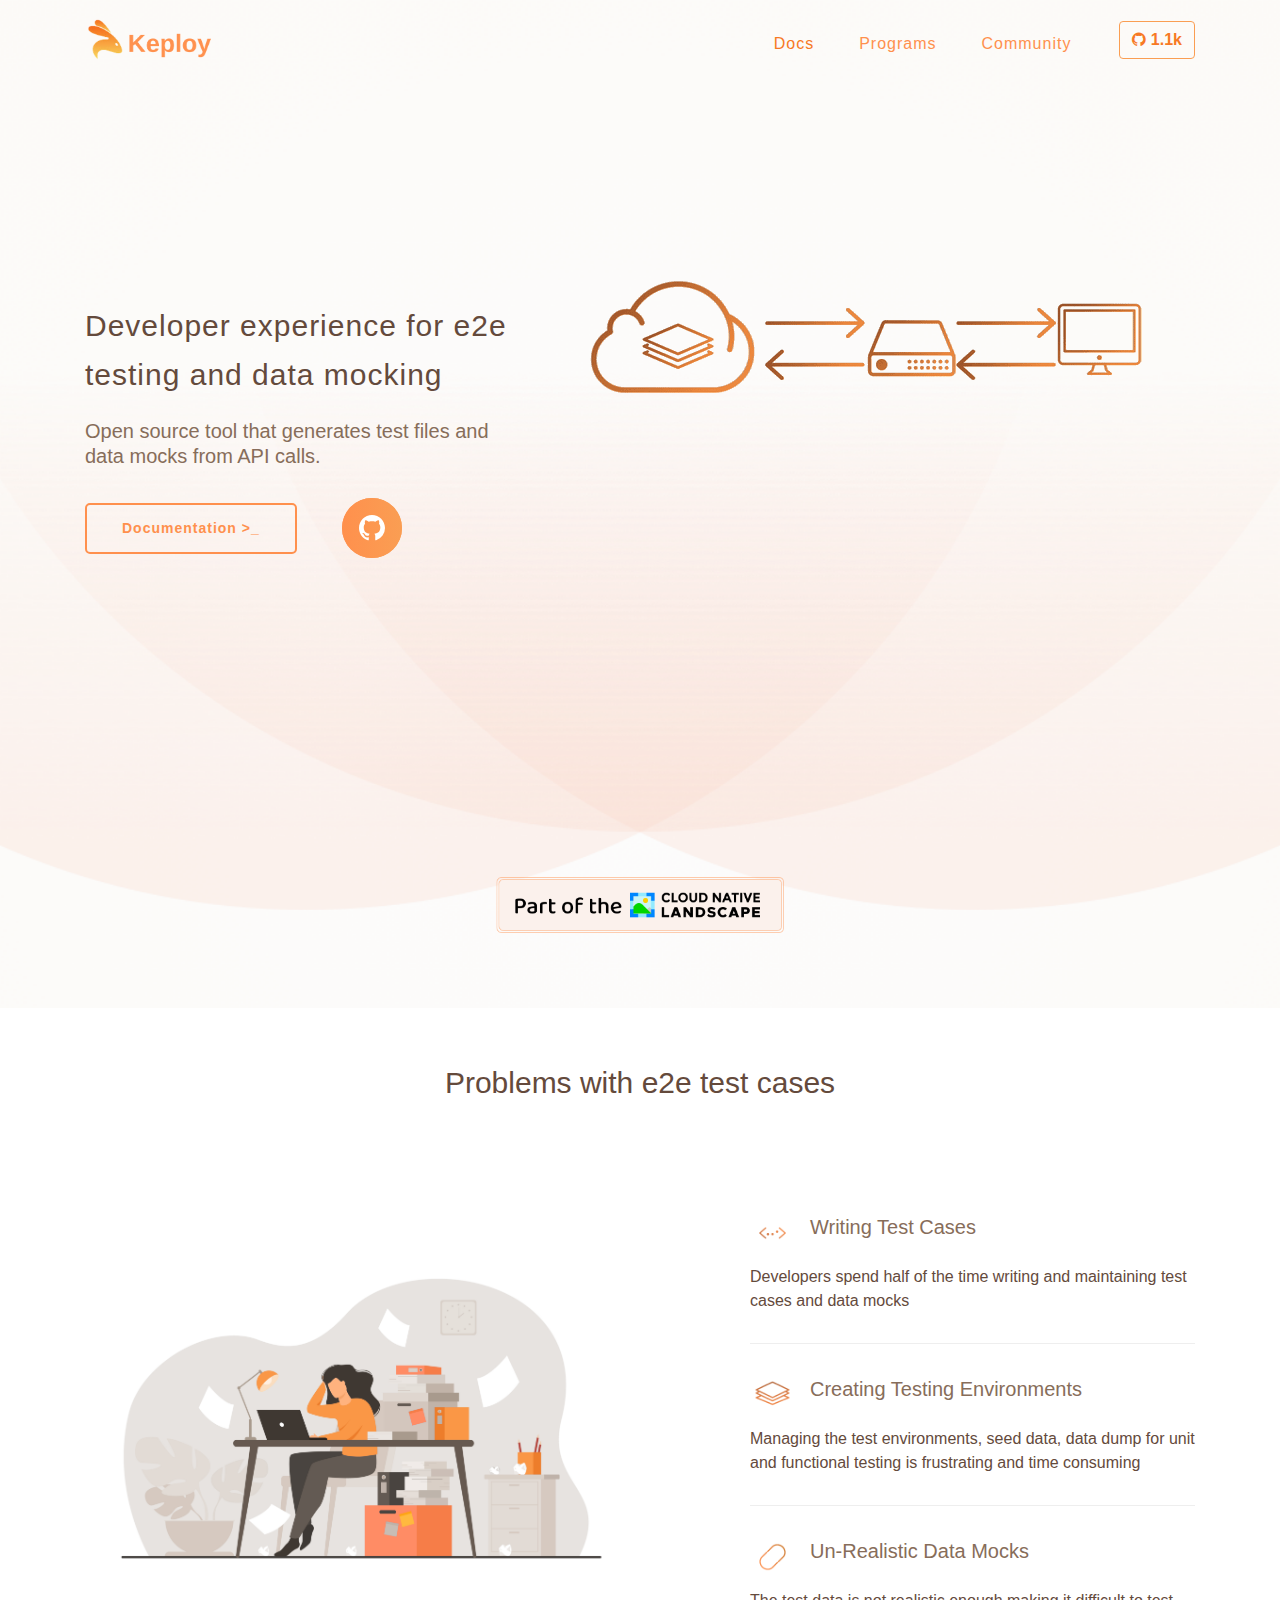
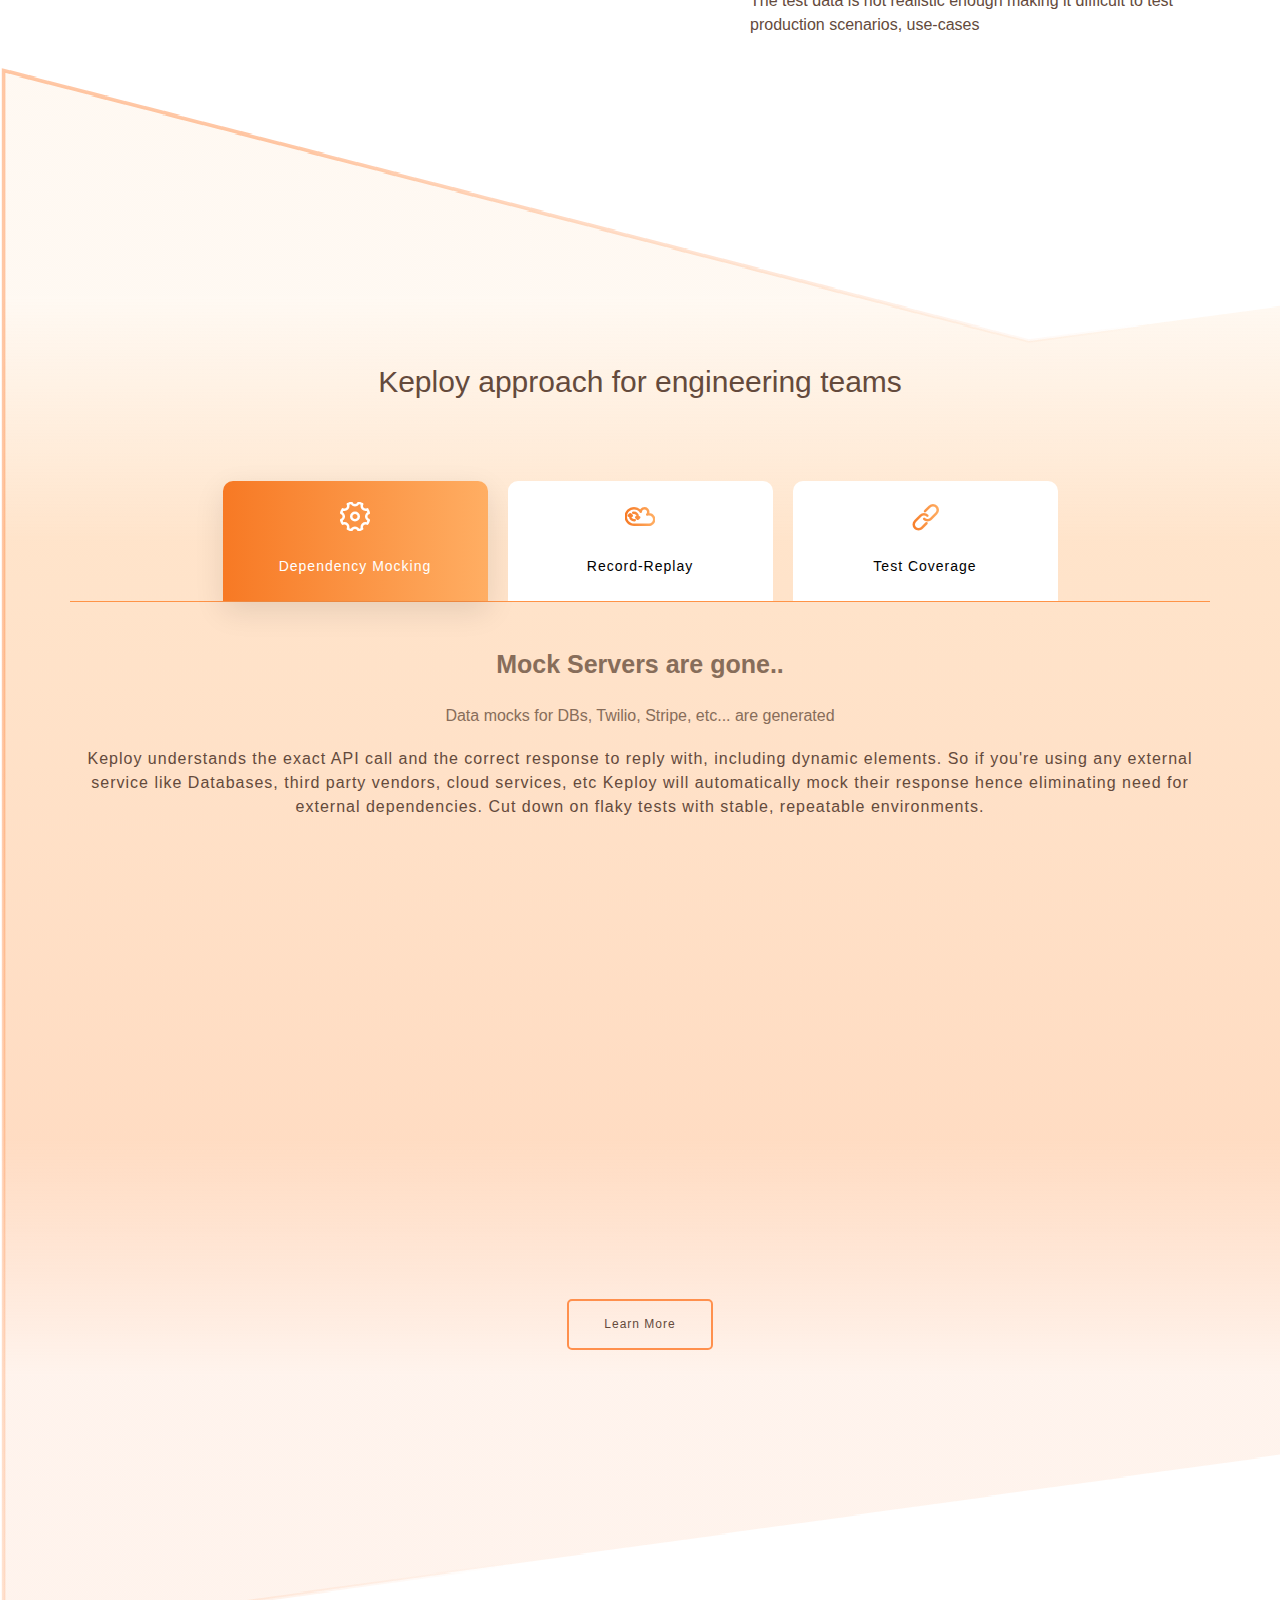
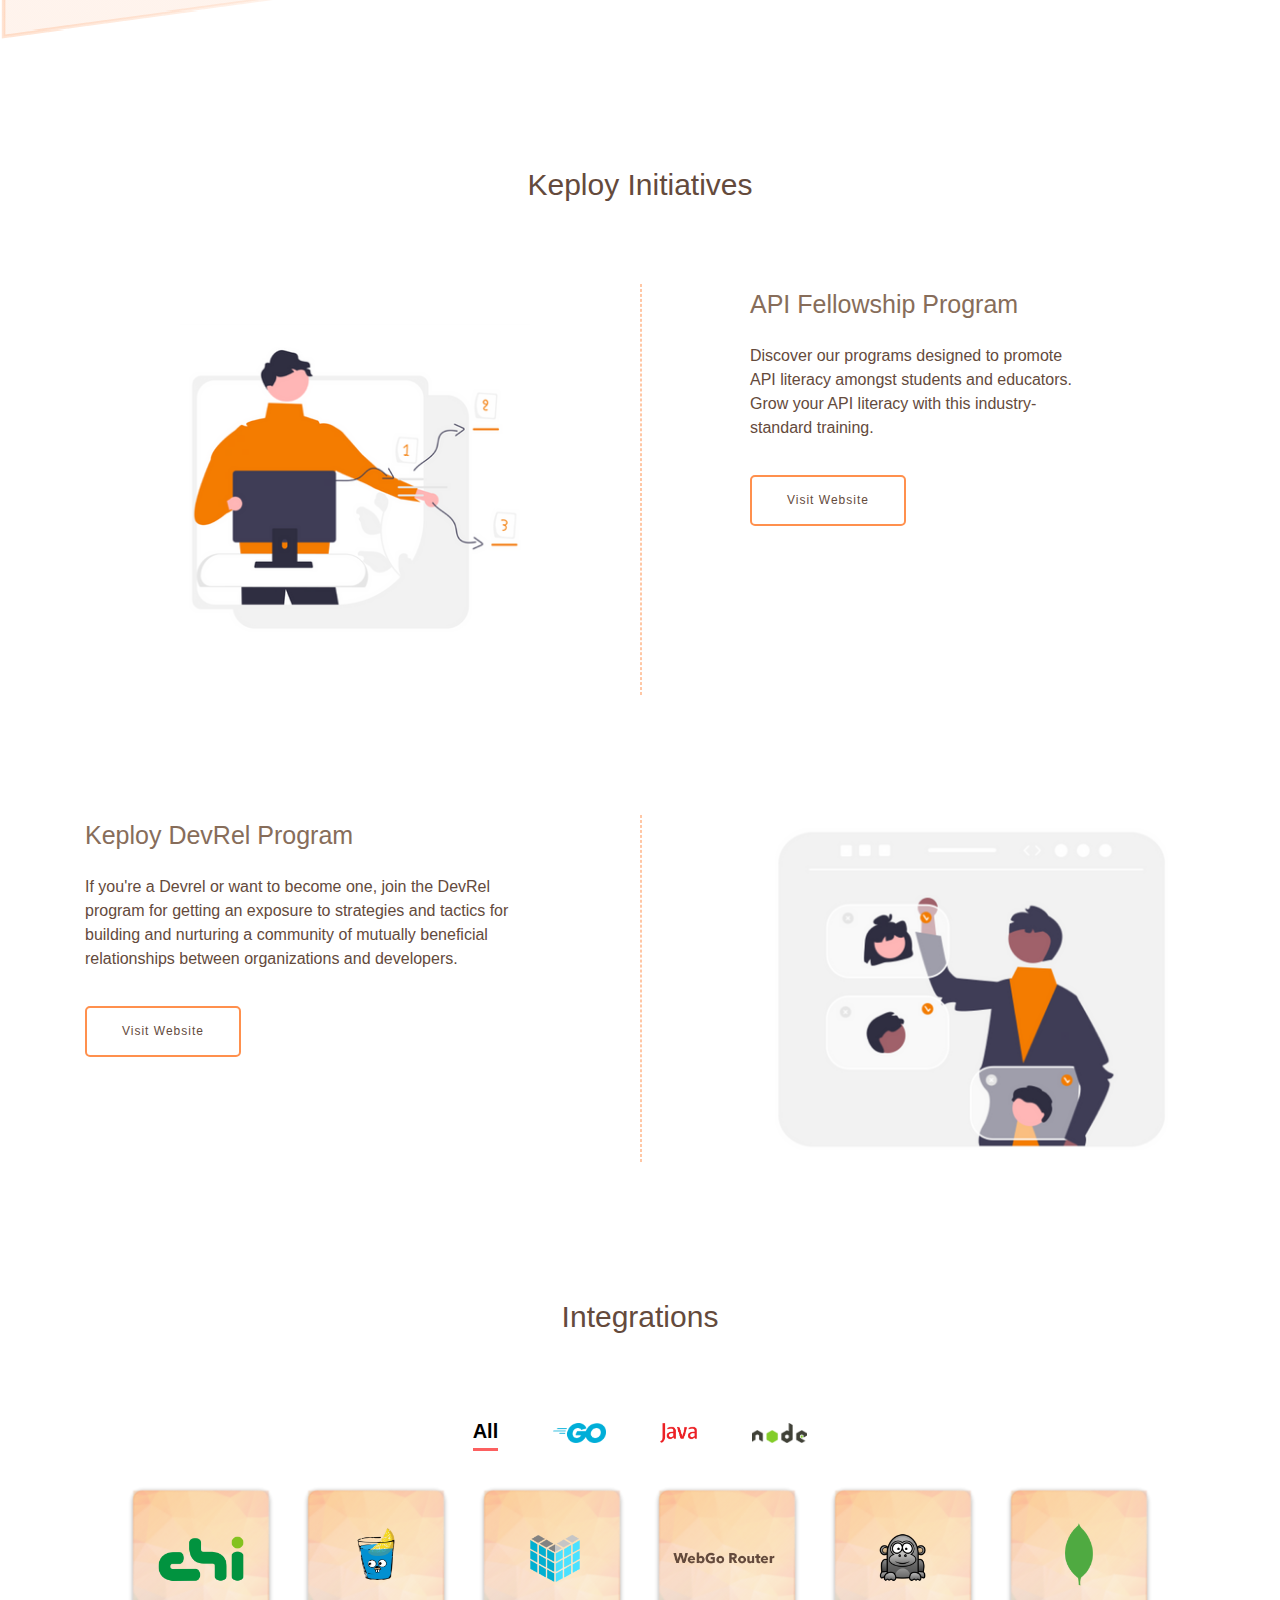
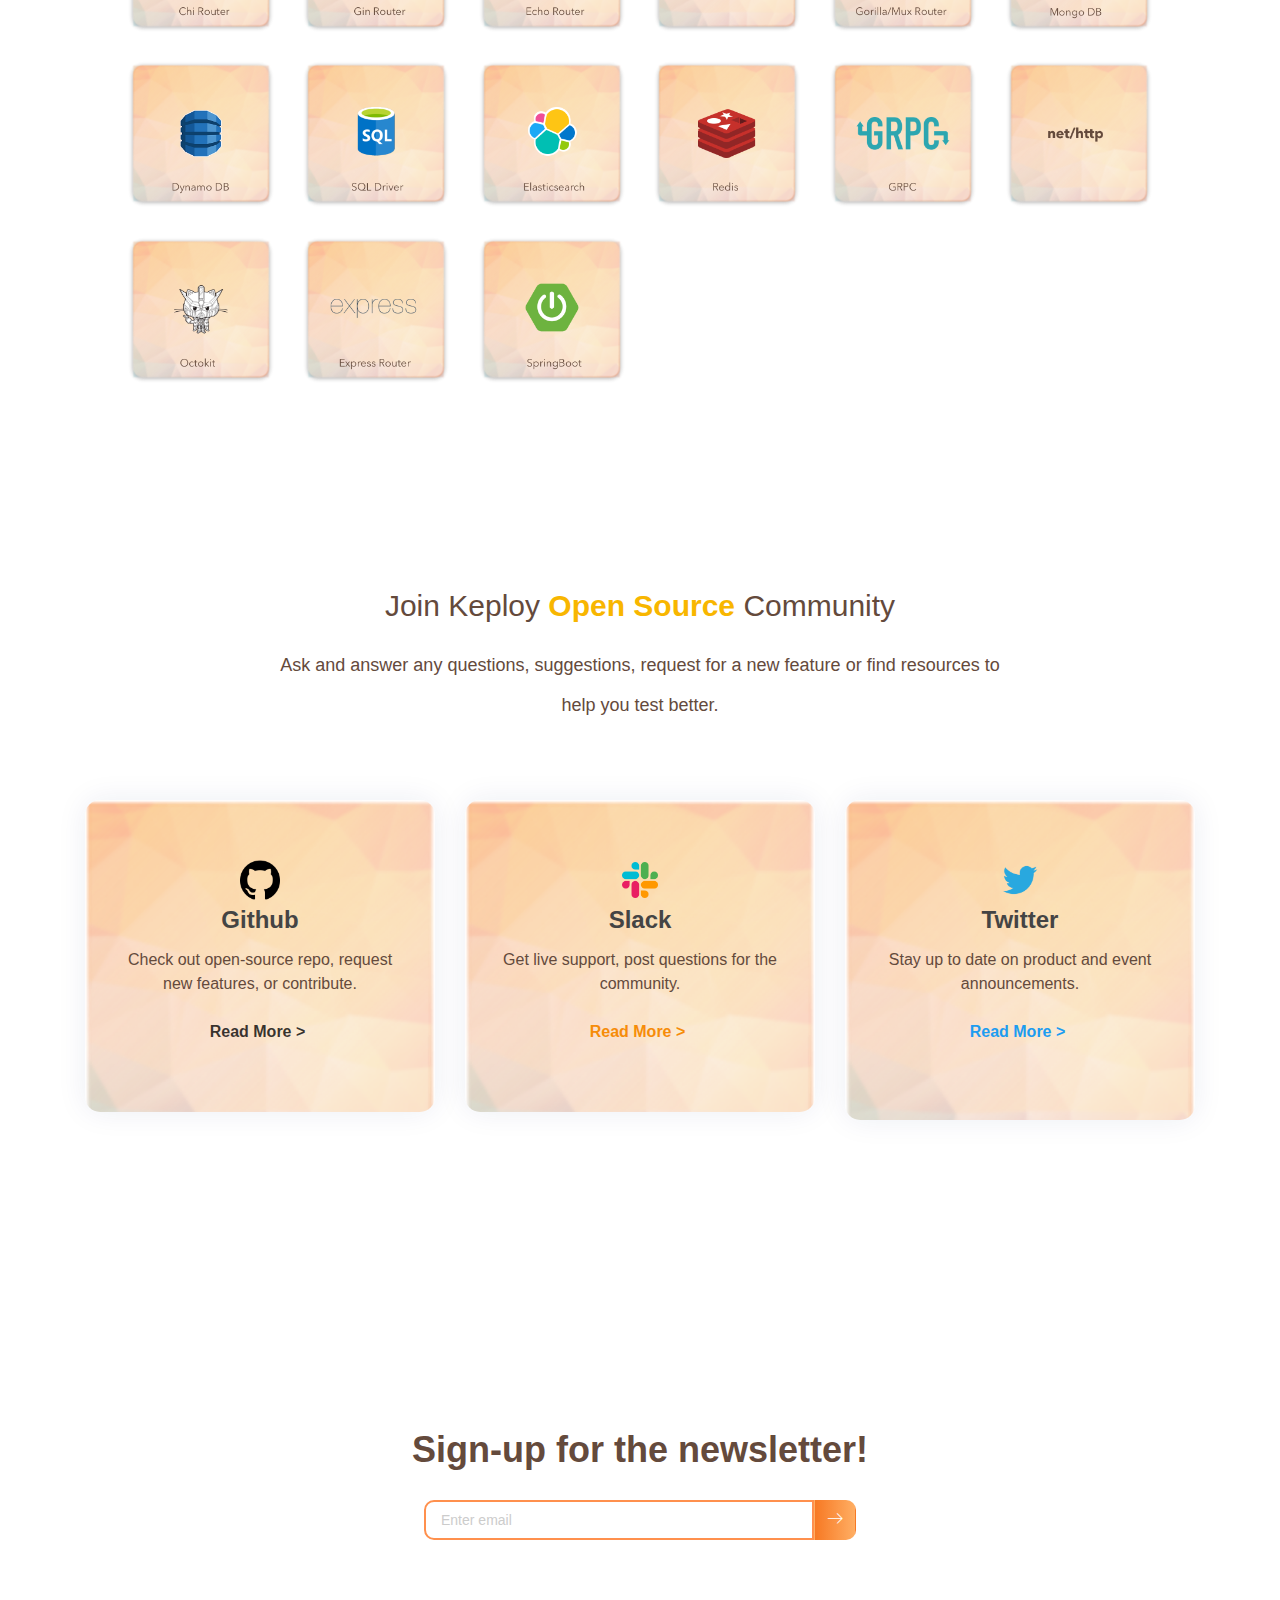
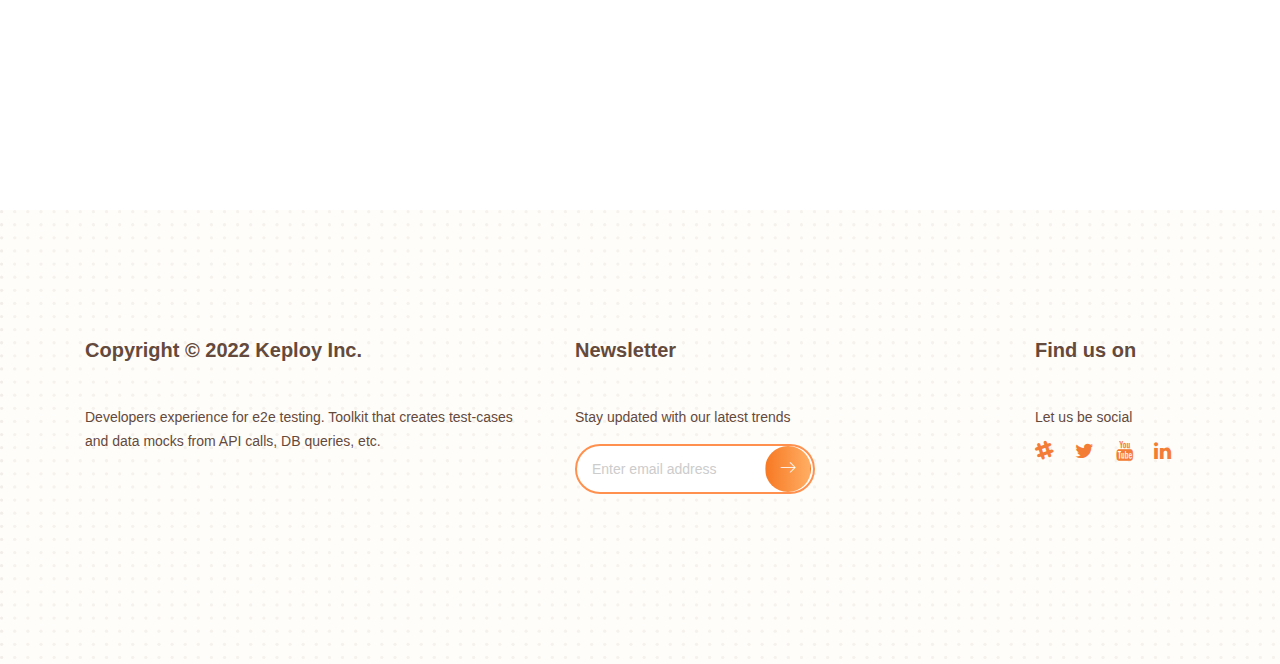
<file: index.html>
<!doctype html>
<html lang="en" xmlns="http://www.w3.org/1999/html">

<head>
	<!-- Required meta tags -->
	<meta charset="utf-8">
	<meta name="viewport" content="width=device-width, initial-scale=1, shrink-to-fit=no">
	<link rel="icon" href="img/favicon.png" type="image/png">
	<title>Keploy</title>
	<!-- Bootstrap CSS -->
	<link rel="stylesheet" href="css/bootstrap.css">
	<link rel="stylesheet" href="vendors/linericon/style.css">
	<link rel="stylesheet" href="css/font-awesome.min.css">
	<link rel="stylesheet" href="vendors/owl-carousel/owl.carousel.min.css">
	<link rel="stylesheet" href="css/magnific-popup.css">
	<link rel="stylesheet" href="vendors/nice-select/css/nice-select.css">
	<link rel="stylesheet" href="vendors/animate-css/animate.css">
	<link rel="stylesheet" href="vendors/flaticon/flaticon.css">
	<!-- main css -->
	<link rel="stylesheet" href="css/style.css">
</head>

<body>

	<!--================Home Banner Area =================-->
	<section class="home_banner_area">
		<header class="header_area">
			<div class="main_menu">
				<nav class="navbar navbar-expand-lg ">
					<div class="container">
						<!-- Brand and toggle get grouped for better mobile display -->
						<a class="navbar-brand logo_h" href="index.html">
							<img class="logo" src="img/logo.png" alt="logo keploy">
						</a>
						<button class="navbar-toggler" type="button" data-toggle="collapse" data-target="#navbarSupportedContent" aria-controls="navbarSupportedContent" aria-expanded="false" aria-label="Toggle navigation">
							<span class="icon-bar"></span>
							<span class="icon-bar"></span>
							<span class="icon-bar"></span>
						</button>
						<!-- Collect the nav links, forms, and other content for toggling -->
						<div class="collapse navbar-collapse offset " id="navbarSupportedContent">
							<ul class="nav navbar-nav menu_nav justify-content-end mr-5 ">
								<li class="nav-item active"><a class="nav-link"  href="https://docs.keploy.io/"><span class="navbar-text">Docs</span></a></li>
								<li class="nav-item submenu dropdown"><a href="#programs" class="nav-link  " role="button" aria-haspopup="true" aria-expanded="false"><span class="navbar-text">Programs</span></a></li>
								<li class="nav-item"><a class="nav-link text-capitalize" href="#services"><span class="navbar-text">Community</span></a></li>
								<!-- <li class="nav-item submenu dropdown">
                                    <a href="#" class="nav-link dropdown-toggle" data-toggle="dropdown" role="button" aria-haspopup="true"
                                     aria-expanded="false">Pages</a>
                                    <ul class="dropdown-menu">
                                        <li class="nav-item"><a class="nav-link" href="elements.html">Elements</a></li>
                                    </ul>
                                </li> -->
								<!-- <li class="nav-item"><a class="nav-link" href="#">Contact</a></li> -->
							</ul>

							<ul class="nav navbar-nav navbar-right pt-2 mb-2">
								<li class="nav-item">
									<a href="https://github.com/keploy/keploy" class="" style="">
									<button type="button" class="btn btn-outline-secondary ">
										<i class="fa fa-github"></i>
										<span>1.1k</span></button>
								</a></li>
							</ul>
						</div>
					</div>
				</nav>
			</div>
		</header>
		<div class="banner_inner">
			<div class="container">
				<div class="row">
					<div class="col-lg-5">
						<div class="banner_content">
							<h2>
								Developer experience for e2e testing and data mocking
							</h2>
							<p>
								Open source tool that generates test files and data mocks from API calls.
							</p>
							<div class=" align-items-start">
								<a class="primary_btn" href="https://docs.keploy.io"><span>Documentation >_</span></a>
								<a id="play-home-video" class="video-play-button" href="https://github.com/keploy/keploy">
									<span style="padding-right: 20px;">
										<svg xmlns="http://www.w3.org/2000/svg" width="26" height="26" fill="#ffffff" class="bi bi-github" viewBox="0 0 16 16">
											<path d="M8 0C3.58 0 0 3.58 0 8c0 3.54 2.29 6.53 5.47 7.59.4.07.55-.17.55-.38 0-.19-.01-.82-.01-1.49-2.01.37-2.53-.49-2.69-.94-.09-.23-.48-.94-.82-1.13-.28-.15-.68-.52-.01-.53.63-.01 1.08.58 1.23.82.72 1.21 1.87.87 2.33.66.07-.52.28-.87.51-1.07-1.78-.2-3.64-.89-3.64-3.95 0-.87.31-1.59.82-2.15-.08-.2-.36-1.02.08-2.12 0 0 .67-.21 2.2.82.64-.18 1.32-.27 2-.27.68 0 1.36.09 2 .27 1.53-1.04 2.2-.82 2.2-.82.44 1.1.16 1.92.08 2.12.51.56.82 1.27.82 2.15 0 3.07-1.87 3.75-3.65 3.95.29.25.54.73.54 1.48 0 1.07-.01 1.93-.01 2.2 0 .21.15.46.55.38A8.012 8.012 0 0 0 16 8c0-4.42-3.58-8-8-8z"/>
										  </svg>
									</span>
								</a>
								<div class="watch_video text-uppercase">
									<!-- watch the video -->
								</div>
							</div>
						</div>
					</div>
					<div class="col-lg-7 home_right_img justify-content-center align-items-center">
						<img src="img/how-keploy-works.gif" class="home_right_img keploy_work" alt="Convert API calls to Test Cases">
<!--						<div class="embed-responsive embed-responsive-16by9 img-fluid">-->

<!--							<iframe class="embed-responsive-item "  src="https://www.youtube.com/embed/i7OqSVHjY1k?modestbranding=1&showinfo=0&rel=0&iv_load_policy=3" allowfullscreen ></iframe>-->
<!--						</div>-->
<!--						<div class="home_right_img">-->
<!--							<img class="img-fluid" src="img/banner/home-right.png" alt="">-->
<!--						</div>-->
					</div>
					<div class="col-lg-12 main_title">
							<a href="https://landscape.cncf.io/card-mode?selected=keploy">
								<img src="img/cncf-landscape.png" class="cncf-logo" alt="CNCF logo">
							</a>
					</div>
				</div>
			</div>
		</div>
	</section>
	<!--================End Home Banner Area =================-->

	<!--================Start Features Area =================-->
	<!-- <section class="section_gap features_area"> -->
	<section class="section_ga features_area">
		<div class="container">
			<div class="row justify-content-center">
				<div class="col-lg-8 text-center">
					<div class="main_title">
						<!-- <p class="top_title">Exclusive Stunning Features</p> -->
<!--						<img src="img/cncf-landscape.png" class="cncf-logo py-5 my-5" alt="CNCF logo">-->
						<h2 class="mt-20"> Problems with
							e2e test cases</h2>
						<!-- <p>Lorem ipsum dolor sit amet, consectetur adipisicing elit, sed do eiusmod tempor incididunt ut labore et dolore magna aliqua. Ut enim ad minim veniam, quis nostrud exercitation.</p>
						<a href="#" class="primary_btn"><span>Start Free Trial Now!</span></a> -->
					</div>
				</div>
			</div>
			<div class="row align-items-center">
				<div class="col-lg-6">
					<div class="left_features">
						<img class="img-fluid" src="img/test-env1.jpg" alt="Problems with end to end test cases">
					</div>
				</div>
				<div class="col-lg-5 offset-lg-1">
					<!-- single features -->
					<div class="single_feature">
						<div class="feature_head">
							<img class="lnr" src="img/code.gif" alt="Problems with end to end test cases">
							<!--							<span class="lnr lnr-code"></span>-->
							<h4>Writing Test Cases</h4>
						</div>
						<div class="feature_content">
							<p>Developers spend half of the time writing and maintaining test cases and data mocks </p>
						</div>
					</div>
					<!-- single features -->
					<div class="single_feature">
						<div class="feature_head">
							<img class="lnr" src="img/db.gif" alt="Problems with end to end test cases">
							<!--							<span class="lnr lnr-database"></span>-->
							<h4>Creating Testing Environments</h4>
						</div>
						<div class="feature_content">
							<p>Managing the test environments, seed data, data dump for unit and functional testing is frustrating and time consuming </p>
						</div>
					</div>
					<!-- single features -->
					<div class="single_feature">
						<div class="feature_head">
<!--							<span class="lnr lnr-unlink"></span>-->
							<img class="lnr" src="img/link-unlink.gif" alt="Problems with end to end test cases">
							<h4>Un-Realistic Data Mocks</h4>
						</div>
						<div class="feature_content">
							<p>The test data is not realistic enough making it difficult to test production scenarios, use-cases</p>
						</div>
					</div>
				</div>
			</div>
		</div>
	</section>
	<!--================End Features Area =================-->

	<!--================Recent Update Area =================-->
	<section class="recent_update_area">
		<div class="container">
			<div class="row justify-content-center">
				<div class="col-lg-8 text-center">
					<div class="main_title">
						<!-- <p class="top_title">Exclusive Stunning Features</p> -->
						<h2 class="mt-10"> Keploy approach for engineering teams</h2>
						<!-- <p>Lorem ipsum dolor sit amet, consectetur adipisicing elit, sed do eiusmod tempor incididunt ut labore et dolore magna aliqua. Ut enim ad minim veniam, quis nostrud exercitation.</p>
						<a href="#" class="primary_btn"><span>Start Free Trial Now!</span></a> -->
					</div>
				</div>
			</div>
			<div class="recent_update_inner">
				<ul class="nav nav-tabs justify-content-center" id="myTab" role="tablist">
					<li class="nav-item">
						<a class="nav-link active" id="home-tab" data-toggle="tab" href="#home" role="tab" aria-controls="home" aria-selected="true">
							<span class="lnr lnr-cog"></span>
							<h6>Dependency Mocking</h6>
						</a>

					</li>
					<li class="nav-item">
						<a class="nav-link" id="profile-tab" data-toggle="tab" href="#profile" role="tab" aria-controls="profile"
						 aria-selected="false">
						 <span class="lnr lnr-cloud-sync"></span>
						 <h6>Record-Replay</h6>
						</a>
					</li>
					<li class="nav-item">
						<a class="nav-link" id="contact-tab" data-toggle="tab" href="#contact" role="tab" aria-controls="contact"
						 aria-selected="false">
						 <span class="lnr lnr-link"></span>
						 <h6>Test Coverage</h6>
						</a>
					</li>
				</ul>
				<div class="tab-content" id="myTabContent">
					<div class="tab-pane fade show active " id="home" role="tabpanel" aria-labelledby="home-tab">
						<div class="row recent_update_text align-items-center">
							<div class="col-lg-12">
								<div class=" text-center">
									<!-- <p class="line">Modern Daesign Trends</p> -->
									<h3>Mock Servers are gone..</h3>
									<h6>Data mocks for DBs, Twilio, Stripe, etc... are generated</h6>
									<p>Keploy understands the exact API call and the correct response to reply with, including dynamic elements. So if you're using any external service like Databases, third party vendors, cloud services, etc Keploy will automatically mock their response hence eliminating need for external dependencies. Cut down on flaky tests with stable, repeatable environments.</p>
								</div>
							</div>
							<div class="col-lg-12 text-center ">
								<div class="chart_img">
									<img class="img-fluid " src="img/record-replay.gif" alt="Dependency mocking">
								</div>
							</div>
							<div class="col-lg-12 text-center ">
								<a class="primary_btn" href="https://docs.keploy.io/docs/concepts/what-are-keploy-features#2-automatically-mock-mutations"><span>Learn More</span></a>
							</div>
						</div>
					</div>
					<div class="tab-pane fade" id="profile" role="tabpanel" aria-labelledby="profile-tab">
						<div class="row recent_update_text align-items-center">
							<div class="col-lg-12">
								<div class="text-center">
									<!-- <p class="line">Modern Daesign Trends</p> -->
									<h3>Tests created from API calls...</h3>
									<h6>Test Cases and Test Runs are stored as part of code</h6>
									<p>Keploy automatically compares test-cases generated from previously collected traffic against updated behavior of your application, and brings any differences to your attention.</p>
								</div>
							</div>
							<div class="col-lg-12 text-center">
								<div class="chart_img ">
									<img class="img-fluid" src="img/record-tc.gif" alt="Record Replay Test Cases">
								</div>
							</div>
							<div class="col-lg-12 text-center ">
								<a class="primary_btn" href="https://docs.keploy.io/docs/operation/test-operations"><span>Learn More</span></a>
							</div>
						</div>
					</div>
					<div class="tab-pane fade " id="contact" role="tabpanel" aria-labelledby="contact-tab">
						<div class="row recent_update_text align-items-center">
							<div class="col-lg-12">
								<div class="text-center">
									<!-- <p class="line">Modern Daesign Trends</p> -->
									<h3>Integrates with DevTools</h3>
									<h6>Native integration with Unit Test libraries - gotest, junit, etc..</h6>
									<p>Keploy provides combined coverage with unit tests, hence, supports existing IDEs, libraries like coveralls, existing CI pipelines.</p>
								</div>
							</div>
							<div class="col-lg-12 text-center">
								<div class="chart_img">
									<img class="img-fluid " src="img/replay-tc.gif" alt="unit test file">
								</div>
							</div>
							<div class="col-lg-12 text-center ">
								<a class="primary_btn" href="https://docs.keploy.io/docs/operation/web-ui-operations"><span>Learn More</span></a>
							</div>
						</div>
					</div>
				</div>
			</div>
		</div>
	</section>
	<!--================ Recent Update Area =================-->

	<!--================Start Big Features Area =================-->
	<section id="programs" class="section_gap big_features">
		<div class="container">
			<div class="row justify-content-center">
				<div class="col-lg-8 text-center">
					<div class="main_title">
						<!-- <p class="top_title">Features Specifications</p> -->
						<h2>Keploy Initiatives</h2>
						<!-- <p>Lorem ipsum dolor sit amet, consectetur adipisicing elit, sed do eiusmod tempor incididunt ut labore et dolore magna aliqua. Ut enim ad minim veniam, quis nostrud exercitation.</p> -->
					</div>
				</div>
			</div>

			<div id="fellowship-linkup" class="row features_content">
				<div class="col-lg-4 offset-lg-1">
					<div class="big_f_left">
						<img class="img-fluid" src="img/f-img1.png" alt="">
					</div>
				</div>
				<div class="col-lg-4 offset-lg-2">
					<div class="common_style">
						<!-- <p class="line">Modern Daesign Trends</p> -->
						<h3>API Fellowship Program</h3>
						<p>Discover our programs designed to promote API literacy amongst students and educators.
							Grow your API literacy with this industry-standard training.</p>
						<a class="primary_btn" href="https://fellowship.keploy.io/"><span>Visit Website</span></a>
					</div>
				</div>
				<div class="border-line"></div>
				<!-- <img class="shape1"src="img/shape1.png" alt="">		
				<img class="shape2"src="img/shape2.png" alt="">		
				<img class="shape3"src="img/shape1.png" alt="">		 -->
			</div>

			<div id="devrel-linkup" class="row features_content bottom-features">
				<div class="col-lg-5">
					<div class="common_style">
						<!-- <p class="line">Modern Daesign Trends</p> -->
						<h3>Keploy DevRel Program</h3>
						<p>If you're a Devrel or want to become one, join the DevRel program for getting an exposure to
							strategies and tactics for building and nurturing a community of mutually beneficial relationships between organizations and developers.</p>
						<a class="primary_btn" href="#"><span>Visit Website</span></a>
					</div>
				</div>
				<div class="col-lg-5 offset-lg-2">
					<div class="big_f_left">
						<img class="img-fluid" src="img/f-img2.png" alt="">
					</div>
				</div>
				<div class="border-line"></div>
				<!-- <img class="shape1"src="img/shape1.png" alt="">		
				<img class="shape2"src="img/shape2.png" alt="">		
				<img class="shape3"src="img/shape1.png" alt="">		 -->
			</div>
		</div>
	</section>
	<!--================End Big Features Area =================-->

	<!--================Start Integrations Area =================-->

	<div class="alime-portfolio-area section-padding-80 clearfix">
		<div class="container-fluid">
			<div class="row justify-content-center">
				<div class="col-lg-8 text-center">
					<div class="main_title mt-10">
						<!-- <p class="top_title">Features Specifications</p> -->
						<h2>Integrations</h2>
						<!-- <p>Lorem ipsum dolor sit amet, consectetur adipisicing elit, sed do eiusmod tempor incididunt ut labore et dolore magna aliqua. Ut enim ad minim veniam, quis nostrud exercitation.</p> -->
					</div>
				</div>
			</div>
			<div class="row">
				<div class="col-12">
					<!-- Projects Menu -->
					<div class="alime-projects-menu">
						<div class="portfolio-menu text-center">
							<button class="btn active" data-filter="*">All</button>
							<button class="btn" data-filter=".go">
								<img class="language" src="img/frameworks/go.png" alt="Golang">
							</button>
							<button class="btn" data-filter=".java">
								<img class="language" src="img/frameworks/java.png" alt="Java">
							</button>
							<button class="btn" data-filter=".node">
								<img class="language" src="img/frameworks/node.png" alt="Node">
							</button>
<!--							<button class="btn" data-filter=".video">Python</button>-->
						</div>
					</div>
				</div>
			</div>

			<div class="row alime-portfolio">
				<div class="col-4 col-sm-3 col-lg-2 single_gallery_item go mb-30 wow fadeInUp" data-wow-delay="100ms">
					<div class="single-portfolio-content">
						<img src="img/frameworks/chi.png" alt="chi router">
						<div class="hover-content">
							<a href="https://docs.keploy.io/docs/go/supported-frameworks#1-chi" class="portfolio-img">
								<img class="docs" src="img/url.svg" alt="Docs link">
							</a>
						</div>
					</div>
				</div>


				<div class="col-4 col-sm-3 col-lg-2 single_gallery_item go  mb-30 wow fadeInUp" data-wow-delay="300ms">
					<div class="single-portfolio-content">
						<img src="img/frameworks/gin.png" alt="Gin router">
						<div class="hover-content">
							<a href="https://docs.keploy.io/docs/go/supported-frameworks#2-gin" class="portfolio-img">
								<img class="docs" src="img/url.svg" alt="Docs link">
							</a>
						</div>
					</div>
				</div>


				<div class="col-4 col-sm-3 col-lg-2 single_gallery_item go mb-30 wow fadeInUp" data-wow-delay="500ms">
					<div class="single-portfolio-content">
						<img src="img/frameworks/echo.png" alt="Echo router">
						<div class="hover-content">
							<a href="https://docs.keploy.io/docs/go/supported-frameworks#3-echo" class="portfolio-img">
								<img class="docs" src="img/url.svg" alt="Docs link">
							</a>
						</div>
					</div>
				</div>


				<div class="col-4 col-sm-3 col-lg-2 single_gallery_item go mb-30 wow fadeInUp" data-wow-delay="700ms">
					<div class="single-portfolio-content">
						<img src="img/frameworks/webgo.png" alt="Webgo router">
						<div class="hover-content">
							<a href="https://docs.keploy.io/docs/go/supported-frameworks#4-webgo" class="portfolio-img">
								<img class="docs" src="img/url.svg" alt="Docs link">
							</a>
						</div>
					</div>
				</div>


				<div class="col-4 col-sm-3 col-lg-2 single_gallery_item go mb-30 wow fadeInUp" data-wow-delay="100ms">
					<div class="single-portfolio-content">
						<img src="img/frameworks/gorilla.png" alt="Gorilla Mux router">
						<div class="hover-content">
							<a href="https://docs.keploy.io/docs/go/supported-frameworks#5-gorillamux" class="portfolio-img">
								<img class="docs" src="img/url.svg" alt="Docs link">
							</a>
						</div>
					</div>
				</div>


				<div class="col-4 col-sm-3 col-lg-2 single_gallery_item go mb-30 wow fadeInUp" data-wow-delay="300ms">
					<div class="single-portfolio-content">
						<img src="img/frameworks/mongo.png" alt="Mongo DB">
						<div class="hover-content">
							<a href="https://docs.keploy.io/docs/go/supported-frameworks#1-mongodb" class="portfolio-img">
								<img class="docs" src="img/url.svg" alt="Docs link">
							</a>
						</div>
					</div>
				</div>


				<div class="col-4 col-sm-3 col-lg-2 single_gallery_item go mb-30 wow fadeInUp" data-wow-delay="500ms">
					<div class="single-portfolio-content">
						<img src="img/frameworks/dynamo.png" alt="Dynamodb">
						<div class="hover-content">
							<a href="https://docs.keploy.io/docs/go/supported-frameworks#2-dynamodb" class="portfolio-img">
								<img class="docs" src="img/url.svg" alt="Docs link">
							</a>
						</div>
					</div>
				</div>


				<div class="col-4 col-sm-3 col-lg-2 single_gallery_item go mb-30 wow fadeInUp" data-wow-delay="700ms">
					<div class="single-portfolio-content">
						<img src="img/frameworks/sql.png" alt="SQL Driver">
						<div class="hover-content">
							<a href="https://docs.keploy.io/docs/go/supported-frameworks#3-sql-driver" class="portfolio-img">
								<img class="docs" src="img/url.svg" alt="Docs link">
							</a>
						</div>
					</div>
				</div>


				<div class="col-4 col-sm-3 col-lg-2 single_gallery_item  go mb-30 wow fadeInUp" data-wow-delay="100ms">
					<div class="single-portfolio-content">
						<img src="img/frameworks/elastic.png" alt="Elastic">
						<div class="hover-content">
							<a href="https://docs.keploy.io/docs/go/supported-frameworks#4-elasticsearch" class="portfolio-img">
								<img class="docs" src="img/url.svg" alt="Docs link">
							</a>
						</div>
					</div>
				</div>


				<div class="col-4 col-sm-3 col-lg-2 single_gallery_item go mb-30 wow fadeInUp" data-wow-delay="300ms">
					<div class="single-portfolio-content">
						<img src="img/frameworks/redis.png" alt="Redis">
						<div class="hover-content">
							<a href="https://docs.keploy.io/docs/go/supported-frameworks#5-redis" class="portfolio-img">
								<img class="docs" src="img/url.svg" alt="Docs link">
							</a>
						</div>
					</div>
				</div>


				<div class="col-4 col-sm-3 col-lg-2 single_gallery_item go mb-30 wow fadeInUp" data-wow-delay="500ms">
					<div class="single-portfolio-content">
						<img src="img/frameworks/grpc.png" alt="GRPC">
						<div class="hover-content">
							<a href="https://docs.keploy.io/docs/go/supported-frameworks#grpc" class="portfolio-img">
								<img class="docs" src="img/url.svg" alt="Docs link">
							</a>
						</div>
					</div>
				</div>


			<div class="col-4 col-sm-3 col-lg-2 single_gallery_item go mb-30 wow fadeInUp" data-wow-delay="500ms">
				<div class="single-portfolio-content">
					<img src="img/frameworks/nethttp.png" alt="net/http">
					<div class="hover-content">
						<a href="https://docs.keploy.io/docs/go/supported-frameworks#nethttp" class="portfolio-img">
							<img class="docs" src="img/url.svg" alt="Docs link">
						</a>
					</div>
				</div>
			</div>

			<div class="col-4 col-sm-3 col-lg-2 single_gallery_item node mb-30 wow fadeInUp" data-wow-delay="500ms">
				<div class="single-portfolio-content">
					<img src="img/frameworks/octokit.png" alt="octokit">
					<div class="hover-content">
						<a href="https://docs.keploy.io/docs/typescript/supported-frameworks#1-octokit" class="portfolio-img">
							<img class="docs" src="img/url.svg" alt="Docs link">
						</a>
					</div>
				</div>
			</div>

			<div class="col-4 col-sm-3 col-lg-2 single_gallery_item node mb-30 wow fadeInUp" data-wow-delay="500ms">
				<div class="single-portfolio-content">
					<img src="img/frameworks/express.png" alt="Express js">
					<div class="hover-content">
						<a href="https://docs.keploy.io/docs/typescript/supported-frameworks#1-express" class="portfolio-img">
							<img class="docs" src="img/url.svg" alt="Docs link">
						</a>
					</div>
				</div>
			</div>

			<div class="col-4 col-sm-3 col-lg-2 single_gallery_item java mb-30 wow fadeInUp" data-wow-delay="500ms">
				<div class="single-portfolio-content">
					<img src="img/frameworks/springboot.png" alt="Springboot">
					<div class="hover-content">
						<a href="https://docs.keploy.io/docs/java/run-your-first-app-tutorial" class="portfolio-img">
							<img class="docs" src="img/url.svg" alt="Docs link">
						</a>
					</div>
				</div>
			</div>

			</div>
			<div class="row">
				<div class="col-12 text-center wow fadeInUp" data-wow-delay="700ms">
					<a href="#" class="btn alime-btn btn-2 mt-15">View More</a>
				</div>
			</div>
		</div>
	</div>

	<!--================End Integrations Area =================-->

	<!--================ Start Community Area =================-->
	<section id="services" class=" section_gap services">
		<div class="container" data-aos="fade-up">
			<div class="row justify-content-center">
				<div class="col-lg-8 text-center">
					<div class="main_title mt-10">
						<h2>Join Keploy <b>Open Source</b> Community</h2>
						<h4>Ask and answer any questions, suggestions, request for a new feature or find resources to help you test better.</h4>
					</div>
				</div>
			</div>
			<div class="row gy-4">

		<div class="col-lg-4 col-md-6 mb-2" data-aos="fade-up" data-aos-delay="200">
			<div class="service-box blue">
				<img class=" icon" src="img/github.png" alt="github icon"/>
				<h3>Github</h3>
				<p>Check out open-source repo, request new features, or contribute.</p>
				<a href="https://github.com/keploy/keploy" class="read-more"><span>Read More > </span> <i class="bi bi-arrow-right"></i></a>
			</div>
		</div>

		<div class="col-lg-4 col-md-6 mb-2" data-aos="fade-up" data-aos-delay="300">
			<div class="service-box orange">
				<img class=" icon" src="img/slack.png" alt="slack icon"/>
				<h3>Slack</h3>
				<p>
					Get live support, post questions for the community.
				</p>
				<a href="#" class="read-more"><span>Read More ></span> <i class="bi bi-arrow-right"></i></a>
			</div>
		</div>

		<div class="col-lg-4 col-md-6" data-aos="fade-up" data-aos-delay="400">
			<div class="service-box green">
				<img class=" icon" src="img/twitter.png" alt="twitter icon"/>
				<h3>Twitter</h3>
				<p>
					Stay up to date on product and event announcements.
				</p>
				<a href="#" class="read-more"><span>Read More ></span> <i class="bi bi-arrow-right"></i></a>
			</div>
		</div>

	</div>

		</div>

	</section>

	<!--================ End Community Area =================-->

	<!--================Impress Area =================-->
	<section class="impress_area">
		<div class="container">
			<div class="impress_inner">
				<h2 class="mb-30">Sign-up for the newsletter!</h2>
<!--				<p>Lorem ipsum dolor sit amet, consectetur adipisicing elit, sed do eiusmod tempor incididunt ut labore  et dolore magna aliqua. Ut enim ad minim veniam, quis nostrud exercitation.</p>-->
<!--				<a class="primary_btn" href="#"><span>Subscribe Newsletter</span></a>-->
				<aside class="f_widget">
					<div id="mc_embed_signup-impress ">
						<form id="beta-impress" method="post" target="" action="" class="subscribe_form relative ">
							<div class="input-group d-flex flex-row justify-content-center ">
								<input name="email" class="input" placeholder="Enter email" onfocus="this.placeholder = ''" onblur="this.placeholder = 'Enter email address'" required="" type="email">
								<button type="submit" class="btn sub-btn submit-btn"><span class="lnr lnr-arrow-right"></span></button>
							</div>
							<div class="mt-10 info"></div>
						</form>
						<div class="alert alert-warning alert-msg text-hide" role="alert">
						</div>
					</div>
				</aside>
			</div>
		</div>
	</section>
	<!--================End Impress Area =================-->


	<!--================Footer Area =================-->
	<footer class="footer_area">
		<div class="container">
			<div class="row footer_inner">
				<div class="col-lg-5 col-sm-6">
					<aside class="f_widget ab_widget">
						<div class="f_title">
							<h3>Copyright © 2022 Keploy Inc.</h3>
						</div>
						<p>Developers experience for e2e testing. Toolkit that creates test-cases and data mocks from API calls, DB queries, etc.</p>
<!--						<img src="img/cncf-keploy.png" class="w-75" alt="cncf_logo">-->
					</aside>
				</div>
				<div class="col-lg-5 col-sm-6">
					<aside class="f_widget news_widget">
						<div class="f_title">
							<h3>Newsletter</h3>
						</div>
						<p>Stay updated with our latest trends</p>
<!--						<aside class="f_widget mt-25">-->
<!--							<div id="mc_embed_signup">-->
<!--								<form id="newsletter" method="post" target="" action="" class="subscribe_form relative">-->
<!--									<div class="input-group d-flex flex-row justify-content-center">-->
<!--										<input name="email" class="input" placeholder="Enter email address" onfocus="this.placeholder = ''" onblur="this.placeholder = 'Enter email for a Demo'" required="" type="email">-->
<!--										<button type="submit" class="btn sub-btn submit-btn"><span class="lnr lnr-arrow-right"></span></button>-->
<!--									</div>-->
<!--									<div class="mt-10 info"></div>-->
<!--								</form>-->
<!--								<div class="alert alert-success alert-msg text-hide" role="alert">-->
<!--								</div>-->
<!--							</div>-->
<!--						</aside>-->
						<div id="mc_embed_signup">
							<form id="newsletter" target="" action="" method="post" class="subscribe_form relative">
								<div class="input-group d-flex flex-row justify-content-center">
									<input name="email" class="input" placeholder="Enter email address" onfocus="this.placeholder = ''" onblur="this.placeholder = 'Email Address '" required="" type="email">
									<button class="btn sub-btn submit-btn"><span class="lnr lnr-arrow-right"></span></button>
								</div>
								<div class="mt-10 info"></div>
							</form>
							<div class="alert alert-warning alert-msg text-hide" role="alert"></div>
						</div>
					</aside>
				</div>
				<div class="col-lg-2">
					<aside class="f_widget social_widget">
						<div class="f_title">
							<h3>Find us on</h3>
						</div>
						<p>Let us be social</p>
						<ul class="list">
							<li><a href="https://keploy.slack.com/"><i class="fa fa-slack"></i></a></li>
							<li><a href="https://twitter.com/Keployio"><i class="fa fa-twitter"></i></a></li>
							<li><a href="https://www.youtube.com/channel/UC6OTg7F4o0WkmNtSoob34lg"><i class="fa fa-youtube"></i></a></li>
							<li><a href="https://www.linkedin.com/company/keploy/"><i class="fa fa-linkedin"></i></a></li>
						</ul>
					</aside>
				</div>
			</div>
		</div>
	</footer>
	<!--================End Footer Area =================-->

	<!-- Optional JavaScript -->
	<!-- jQuery first, then Popper.js, then Bootstrap JS -->
	<script src="js/jquery-3.2.1.min.js"></script>
	<script src="js/popper.js"></script>
	<script src="js/bootstrap.min.js"></script>
	<script src="js/stellar.js"></script>
	<script src="js/jquery.magnific-popup.min.js"></script>
	<script src="vendors/nice-select/js/jquery.nice-select.min.js"></script>
	<script src="vendors/isotope/imagesloaded.pkgd.min.js"></script>
	<script src="vendors/isotope/isotope-min.js"></script>
	<script src="vendors/owl-carousel/owl.carousel.min.js"></script>
	<script src="js/jquery.ajaxchimp.min.js"></script>
	<script src="vendors/counter-up/jquery.waypoints.min.js"></script>
	<script src="vendors/counter-up/jquery.counterup.min.js"></script>
	<script src="js/mail-script.js"></script>
	<script src="js/active.js"></script>

	<!--gmaps Js-->
	<!---<script src="https://maps.googleapis.com/maps/api/js?key=AIzaSyCjCGmQ0Uq4exrzdcL6rvxywDDOvfAu6eE"></script>
	<script src="js/gmaps.min.js"></script>--->
	<script src="js/theme.js"></script>
</body>

</html>
</file>
<file: vendors/linericon/style.css>
@font-face {
	font-family: 'Linearicons-Free';
	src:url('fonts/Linearicons-Free.eot?w118d');
	src:url('fonts/Linearicons-Free.eot?#iefixw118d') format('embedded-opentype'),
		url('fonts/Linearicons-Free.woff2?w118d') format('woff2'),
		url('fonts/Linearicons-Free.woff?w118d') format('woff'),
		url('fonts/Linearicons-Free.ttf?w118d') format('truetype'),
		url('fonts/Linearicons-Free.svg?w118d#Linearicons-Free') format('svg');
	font-weight: normal;
	font-style: normal;
}

.lnr {
	font-family: 'Linearicons-Free';
	speak: none;
	font-style: normal;
	font-weight: normal;
	font-variant: normal;
	text-transform: none;
	line-height: 1;

	/* Better Font Rendering =========== */
	-webkit-font-smoothing: antialiased;
	-moz-osx-font-smoothing: grayscale;
}

.lnr-home:before {
	content: "\e800";
}
.lnr-apartment:before {
	content: "\e801";
}
.lnr-pencil:before {
	content: "\e802";
}
.lnr-magic-wand:before {
	content: "\e803";
}
.lnr-drop:before {
	content: "\e804";
}
.lnr-lighter:before {
	content: "\e805";
}
.lnr-poop:before {
	content: "\e806";
}
.lnr-sun:before {
	content: "\e807";
}
.lnr-moon:before {
	content: "\e808";
}
.lnr-cloud:before {
	content: "\e809";
}
.lnr-cloud-upload:before {
	content: "\e80a";
}
.lnr-cloud-download:before {
	content: "\e80b";
}
.lnr-cloud-sync:before {
	content: "\e80c";
}
.lnr-cloud-check:before {
	content: "\e80d";
}
.lnr-database:before {
	content: "\e80e";
}
.lnr-lock:before {
	content: "\e80f";
}
.lnr-cog:before {
	content: "\e810";
}
.lnr-trash:before {
	content: "\e811";
}
.lnr-dice:before {
	content: "\e812";
}
.lnr-heart:before {
	content: "\e813";
}
.lnr-star:before {
	content: "\e814";
}
.lnr-star-half:before {
	content: "\e815";
}
.lnr-star-empty:before {
	content: "\e816";
}
.lnr-flag:before {
	content: "\e817";
}
.lnr-envelope:before {
	content: "\e818";
}
.lnr-paperclip:before {
	content: "\e819";
}
.lnr-inbox:before {
	content: "\e81a";
}
.lnr-eye:before {
	content: "\e81b";
}
.lnr-printer:before {
	content: "\e81c";
}
.lnr-file-empty:before {
	content: "\e81d";
}
.lnr-file-add:before {
	content: "\e81e";
}
.lnr-enter:before {
	content: "\e81f";
}
.lnr-exit:before {
	content: "\e820";
}
.lnr-graduation-hat:before {
	content: "\e821";
}
.lnr-license:before {
	content: "\e822";
}
.lnr-music-note:before {
	content: "\e823";
}
.lnr-film-play:before {
	content: "\e824";
}
.lnr-camera-video:before {
	content: "\e825";
}
.lnr-camera:before {
	content: "\e826";
}
.lnr-picture:before {
	content: "\e827";
}
.lnr-book:before {
	content: "\e828";
}
.lnr-bookmark:before {
	content: "\e829";
}
.lnr-user:before {
	content: "\e82a";
}
.lnr-users:before {
	content: "\e82b";
}
.lnr-shirt:before {
	content: "\e82c";
}
.lnr-store:before {
	content: "\e82d";
}
.lnr-cart:before {
	content: "\e82e";
}
.lnr-tag:before {
	content: "\e82f";
}
.lnr-phone-handset:before {
	content: "\e830";
}
.lnr-phone:before {
	content: "\e831";
}
.lnr-pushpin:before {
	content: "\e832";
}
.lnr-map-marker:before {
	content: "\e833";
}
.lnr-map:before {
	content: "\e834";
}
.lnr-location:before {
	content: "\e835";
}
.lnr-calendar-full:before {
	content: "\e836";
}
.lnr-keyboard:before {
	content: "\e837";
}
.lnr-spell-check:before {
	content: "\e838";
}
.lnr-screen:before {
	content: "\e839";
}
.lnr-smartphone:before {
	content: "\e83a";
}
.lnr-tablet:before {
	content: "\e83b";
}
.lnr-laptop:before {
	content: "\e83c";
}
.lnr-laptop-phone:before {
	content: "\e83d";
}
.lnr-power-switch:before {
	content: "\e83e";
}
.lnr-bubble:before {
	content: "\e83f";
}
.lnr-heart-pulse:before {
	content: "\e840";
}
.lnr-construction:before {
	content: "\e841";
}
.lnr-pie-chart:before {
	content: "\e842";
}
.lnr-chart-bars:before {
	content: "\e843";
}
.lnr-gift:before {
	content: "\e844";
}
.lnr-diamond:before {
	content: "\e845";
}
.lnr-linearicons:before {
	content: "\e846";
}
.lnr-dinner:before {
	content: "\e847";
}
.lnr-coffee-cup:before {
	content: "\e848";
}
.lnr-leaf:before {
	content: "\e849";
}
.lnr-paw:before {
	content: "\e84a";
}
.lnr-rocket:before {
	content: "\e84b";
}
.lnr-briefcase:before {
	content: "\e84c";
}
.lnr-bus:before {
	content: "\e84d";
}
.lnr-car:before {
	content: "\e84e";
}
.lnr-train:before {
	content: "\e84f";
}
.lnr-bicycle:before {
	content: "\e850";
}
.lnr-wheelchair:before {
	content: "\e851";
}
.lnr-select:before {
	content: "\e852";
}
.lnr-earth:before {
	content: "\e853";
}
.lnr-smile:before {
	content: "\e854";
}
.lnr-sad:before {
	content: "\e855";
}
.lnr-neutral:before {
	content: "\e856";
}
.lnr-mustache:before {
	content: "\e857";
}
.lnr-alarm:before {
	content: "\e858";
}
.lnr-bullhorn:before {
	content: "\e859";
}
.lnr-volume-high:before {
	content: "\e85a";
}
.lnr-volume-medium:before {
	content: "\e85b";
}
.lnr-volume-low:before {
	content: "\e85c";
}
.lnr-volume:before {
	content: "\e85d";
}
.lnr-mic:before {
	content: "\e85e";
}
.lnr-hourglass:before {
	content: "\e85f";
}
.lnr-undo:before {
	content: "\e860";
}
.lnr-redo:before {
	content: "\e861";
}
.lnr-sync:before {
	content: "\e862";
}
.lnr-history:before {
	content: "\e863";
}
.lnr-clock:before {
	content: "\e864";
}
.lnr-download:before {
	content: "\e865";
}
.lnr-upload:before {
	content: "\e866";
}
.lnr-enter-down:before {
	content: "\e867";
}
.lnr-exit-up:before {
	content: "\e868";
}
.lnr-bug:before {
	content: "\e869";
}
.lnr-code:before {
	content: "\e86a";
}
.lnr-link:before {
	content: "\e86b";
}
.lnr-unlink:before {
	content: "\e86c";
}
.lnr-thumbs-up:before {
	content: "\e86d";
}
.lnr-thumbs-down:before {
	content: "\e86e";
}
.lnr-magnifier:before {
	content: "\e86f";
}
.lnr-cross:before {
	content: "\e870";
}
.lnr-menu:before {
	content: "\e871";
}
.lnr-list:before {
	content: "\e872";
}
.lnr-chevron-up:before {
	content: "\e873";
}
.lnr-chevron-down:before {
	content: "\e874";
}
.lnr-chevron-left:before {
	content: "\e875";
}
.lnr-chevron-right:before {
	content: "\e876";
}
.lnr-arrow-up:before {
	content: "\e877";
}
.lnr-arrow-down:before {
	content: "\e878";
}
.lnr-arrow-left:before {
	content: "\e879";
}
.lnr-arrow-right:before {
	content: "\e87a";
}
.lnr-move:before {
	content: "\e87b";
}
.lnr-warning:before {
	content: "\e87c";
}
.lnr-question-circle:before {
	content: "\e87d";
}
.lnr-menu-circle:before {
	content: "\e87e";
}
.lnr-checkmark-circle:before {
	content: "\e87f";
}
.lnr-cross-circle:before {
	content: "\e880";
}
.lnr-plus-circle:before {
	content: "\e881";
}
.lnr-circle-minus:before {
	content: "\e882";
}
.lnr-arrow-up-circle:before {
	content: "\e883";
}
.lnr-arrow-down-circle:before {
	content: "\e884";
}
.lnr-arrow-left-circle:before {
	content: "\e885";
}
.lnr-arrow-right-circle:before {
	content: "\e886";
}
.lnr-chevron-up-circle:before {
	content: "\e887";
}
.lnr-chevron-down-circle:before {
	content: "\e888";
}
.lnr-chevron-left-circle:before {
	content: "\e889";
}
.lnr-chevron-right-circle:before {
	content: "\e88a";
}
.lnr-crop:before {
	content: "\e88b";
}
.lnr-frame-expand:before {
	content: "\e88c";
}
.lnr-frame-contract:before {
	content: "\e88d";
}
.lnr-layers:before {
	content: "\e88e";
}
.lnr-funnel:before {
	content: "\e88f";
}
.lnr-text-format:before {
	content: "\e890";
}
.lnr-text-format-remove:before {
	content: "\e891";
}
.lnr-text-size:before {
	content: "\e892";
}
.lnr-bold:before {
	content: "\e893";
}
.lnr-italic:before {
	content: "\e894";
}
.lnr-underline:before {
	content: "\e895";
}
.lnr-strikethrough:before {
	content: "\e896";
}
.lnr-highlight:before {
	content: "\e897";
}
.lnr-text-align-left:before {
	content: "\e898";
}
.lnr-text-align-center:before {
	content: "\e899";
}
.lnr-text-align-right:before {
	content: "\e89a";
}
.lnr-text-align-justify:before {
	content: "\e89b";
}
.lnr-line-spacing:before {
	content: "\e89c";
}
.lnr-indent-increase:before {
	content: "\e89d";
}
.lnr-indent-decrease:before {
	content: "\e89e";
}
.lnr-pilcrow:before {
	content: "\e89f";
}
.lnr-direction-ltr:before {
	content: "\e8a0";
}
.lnr-direction-rtl:before {
	content: "\e8a1";
}
.lnr-page-break:before {
	content: "\e8a2";
}
.lnr-sort-alpha-asc:before {
	content: "\e8a3";
}
.lnr-sort-amount-asc:before {
	content: "\e8a4";
}
.lnr-hand:before {
	content: "\e8a5";
}
.lnr-pointer-up:before {
	content: "\e8a6";
}
.lnr-pointer-right:before {
	content: "\e8a7";
}
.lnr-pointer-down:before {
	content: "\e8a8";
}
.lnr-pointer-left:before {
	content: "\e8a9";
}
</file>
<file: vendors/nice-select/css/nice-select.css>
.nice-select {
  -webkit-tap-highlight-color: transparent;
  background-color: #fff;
  border-radius: 5px;
  border: solid 1px #e8e8e8;
  box-sizing: border-box;
  clear: both;
  cursor: pointer;
  display: block;
  float: left;
  font-family: inherit;
  font-size: 14px;
  font-weight: normal;
  height: 42px;
  line-height: 40px;
  outline: none;
  padding-left: 18px;
  padding-right: 30px;
  position: relative;
  text-align: left !important;
  -webkit-transition: all 0.2s ease-in-out;
  transition: all 0.2s ease-in-out;
  -webkit-user-select: none;
     -moz-user-select: none;
      -ms-user-select: none;
          user-select: none;
  white-space: nowrap;
  width: auto; }
  .nice-select:hover {
    border-color: #dbdbdb; }
  .nice-select:active, .nice-select.open, .nice-select:focus {
    border-color: #999; }
  .nice-select:after {
    border-bottom: 2px solid #999;
    border-right: 2px solid #999;
    content: '';
    display: block;
    height: 5px;
    margin-top: -4px;
    pointer-events: none;
    position: absolute;
    right: 12px;
    top: 50%;
    -webkit-transform-origin: 66% 66%;
        -ms-transform-origin: 66% 66%;
            transform-origin: 66% 66%;
    -webkit-transform: rotate(45deg);
        -ms-transform: rotate(45deg);
            transform: rotate(45deg);
    -webkit-transition: all 0.15s ease-in-out;
    transition: all 0.15s ease-in-out;
    width: 5px; }
  .nice-select.open:after {
    -webkit-transform: rotate(-135deg);
        -ms-transform: rotate(-135deg);
            transform: rotate(-135deg); }
  .nice-select.open .list {
    opacity: 1;
    pointer-events: auto;
    -webkit-transform: scale(1) translateY(0);
        -ms-transform: scale(1) translateY(0);
            transform: scale(1) translateY(0); }
  .nice-select.disabled {
    border-color: #ededed;
    color: #999;
    pointer-events: none; }
    .nice-select.disabled:after {
      border-color: #cccccc; }
  .nice-select.wide {
    width: 100%; }
    .nice-select.wide .list {
      left: 0 !important;
      right: 0 !important; }
  .nice-select.right {
    float: right; }
    .nice-select.right .list {
      left: auto;
      right: 0; }
  .nice-select.small {
    font-size: 12px;
    height: 36px;
    line-height: 34px; }
    .nice-select.small:after {
      height: 4px;
      width: 4px; }
    .nice-select.small .option {
      line-height: 34px;
      min-height: 34px; }
  .nice-select .list {
    background-color: #fff;
    border-radius: 5px;
    box-shadow: 0 0 0 1px rgba(68, 68, 68, 0.11);
    box-sizing: border-box;
    margin-top: 4px;
    opacity: 0;
    overflow: hidden;
    padding: 0;
    pointer-events: none;
    position: absolute;
    top: 100%;
    left: 0;
    -webkit-transform-origin: 50% 0;
        -ms-transform-origin: 50% 0;
            transform-origin: 50% 0;
    -webkit-transform: scale(0.75) translateY(-21px);
        -ms-transform: scale(0.75) translateY(-21px);
            transform: scale(0.75) translateY(-21px);
    -webkit-transition: all 0.2s cubic-bezier(0.5, 0, 0, 1.25), opacity 0.15s ease-out;
    transition: all 0.2s cubic-bezier(0.5, 0, 0, 1.25), opacity 0.15s ease-out;
    z-index: 9; }
    .nice-select .list:hover .option:not(:hover) {
      background-color: transparent !important; }
  .nice-select .option {
    cursor: pointer;
    font-weight: 400;
    line-height: 40px;
    list-style: none;
    min-height: 40px;
    outline: none;
    padding-left: 18px;
    padding-right: 29px;
    text-align: left;
    -webkit-transition: all 0.2s;
    transition: all 0.2s; }
    .nice-select .option:hover, .nice-select .option.focus, .nice-select .option.selected.focus {
      background-color: #f6f6f6; }
    .nice-select .option.selected {
      font-weight: bold; }
    .nice-select .option.disabled {
      background-color: transparent;
      color: #999;
      cursor: default; }

.no-csspointerevents .nice-select .list {
  display: none; }

.no-csspointerevents .nice-select.open .list {
  display: block; }
</file>
<file: vendors/flaticon/flaticon.css>
/*
  	Flaticon icon font: Flaticon
  	Creation date: 26/06/2018 17:19
  	*/

@font-face {
  font-family: "Flaticon";
  src: url("Flaticon.eot");
  src: url("Flaticon.eot?#iefix") format("embedded-opentype"),
       url("Flaticon.woff") format("woff"),
       url("Flaticon.ttf") format("truetype"),
       url("Flaticon.svg#Flaticon") format("svg");
  font-weight: normal;
  font-style: normal;
}

@media screen and (-webkit-min-device-pixel-ratio:0) {
  @font-face {
    font-family: "Flaticon";
    src: url("Flaticon.svg#Flaticon") format("svg");
  }
}

[class^="flaticon-"]:before, [class*=" flaticon-"]:before,
[class^="flaticon-"]:after, [class*=" flaticon-"]:after {   
  font-family: Flaticon;
        font-size: 20px;
font-style: normal;
margin-left: 20px;
}

.flaticon-skyline:before { content: "\f100"; }
.flaticon-sketch:before { content: "\f101"; }
.flaticon-city:before { content: "\f102"; }
</file>
<file: css/style.css>
/*----------------------------------------------------

This file contains the styling for the actual theme, this
is the file you need to edit to change the look of the
theme.
---------------------------------------------------- */
/*=====================================================================

=====================================================================*/
/*----------------------------------------------------*/
/*font Variables*/
/*Color Variables*/
/*=================== fonts ====================*/
/*@import url("https://fonts.googleapis.com/css?family=Rajdhani:400,600|Roboto:400,500,500i");*/
/*---------------------------------------------------- */
/*----------------------------------------------------*/
/* Medium Layout: 1280px */
/* Tablet Layout: 768px */
/* Mobile Layout: 320px */
/* Wide Mobile Layout: 480px */
/*---------------------------------------------------- */
/*----------------------------------------------------*/
body {
  line-height: 24px;
  font-size: 16px;
  -webkit-font-smoothing: antialiased;
  font-family: "TT Norms Pro",sans-serif;
  font-weight: 400;
  color: #644a3c; }

h1,
h2,
h3,
h4,
h5,
h6 {
  -webkit-font-smoothing: antialiased;
  font-family: "TT Norms Pro",sans-serif;
  line-height: 40px;
  font-weight: 400; }

.list {
  list-style: none;
  margin: 0px;
  padding: 0px; }

a {
  text-decoration: none;
  transition: all 0.3s ease-in-out; }
  a:hover, a:focus {
    text-decoration: none;
    outline: none; }

button:focus {
  outline: none;
  box-shadow: none; }

.mt-25 {
  margin-top: 25px; }

.p0 {
  padding-left: 0px;
  padding-right: 0px; }

.white_bg {
  background: #fff !important; }

/*---------------------------------------------------- */
/*----------------------------------------------------*/
.section_gap {
  /*background-image: url(../img/banner/dot-background.svg);*/
  /*background-size: cover;*/
  padding: 120px 0; }
  @media (max-width: 991px) {
    .section_gap {
      padding: 80px 0; } }

.section_gap_top {
  padding-top: 120px; }
  @media (max-width: 991px) {
    .section_gap_top {
      padding-top: 80px; } }

.section_gap_bottom {
  padding-bottom: 120px; }
  @media (max-width: 991px) {
    .section_gap_bottom {
      padding-bottom: 80px; } }

/* Main Title Area css
============================================================================================ */
.main_title {
  text-align: center;
  margin-bottom: 75px; }
  @media (max-width: 767px) {
    .main_title {
      margin-bottom: 40px; } }
  .main_title h2 {
    margin-bottom: 15px;
    margin-top: 0px;
    -webkit-font-smoothing: antialiased;
    font-family: "TT Norms Pro",sans-serif;
    font-size: 30px;
    font-weight: 400;
    color: #644a3c;
    line-height: 49px;
}
  .main_title p {
    font-size: 14px;
    -webkit-font-smoothing: antialiased;
    font-family: "TT Norms Pro",sans-serif;
    line-height: 24px;
    color: #777777;
    margin-bottom: 0px;
    margin: auto; }
  .main_title.white h2 {
    color: #fff; }
  .main_title.white p {
    color: #fff;
    opacity: .6; }
  .main_title .top_title {
    text-transform: uppercase;
    font-size: 12px;
    letter-spacing: 2px;
    margin-bottom: 20px; }
  .cncf-logo{
    margin-top: 80px;
    max-width: 18rem;
  }

/* End Main Title Area css
============================================================================================ */
/* Start Gradient Area css
============================================================================================ */
.gradient-bg, .header_area .navbar .nav .nav-item.submenu ul .nav-item:hover .nav-link, .blog_right_sidebar .widget_title, .blog_right_sidebar .newsletter_widget .bbtns, .blog_right_sidebar .tag_cloud_widget ul li a:hover, .blog-pagination .page-item.active .page-link, .blog-pagination .page-link:hover, .comments-area .btn-reply:hover, .recent_update_inner .nav.nav-tabs li a.active, .recent_update_inner .nav.nav-tabs li a:hover, .common_style .line:after, .price_item:hover .price_head, .price_item:hover .price_footer, .testimonial_area .active_testimonial .owl-dots, .news_widget .input-group .sub-btn {
  background: -webkit-linear-gradient(90deg, #F77924 0%, #FFAE63 100%);
  background: -moz-linear-gradient(90deg, #F77924 0%, #FFAE63 100%);
  background: -o-linear-gradient(90deg, #F77924 0%, #FFAE63 100%);
  background: linear-gradient(90deg, #F77924 0%, #FFAE63 100%); }

.border-gradient {
  border-image: -webkit-linear-gradient(90deg, #F77924 0%, #FFAE63 100%);
  border-image: -moz-linear-gradient(90deg, #F77924 0%, #FFAE63 100%);
  border-image: -o-linear-gradient(90deg, #F77924 0%, #FFAE63 100%);
  border-image: linear-gradient(90deg, #F77924 0%, #FFAE63 100%); }

.gradient-bg2 {
  background: -webkit-linear-gradient(90deg, #F77924 0%, #FFAE63 100%);
  background: -moz-linear-gradient(90deg, #F77924 0%, #FFAE63 100%);
  background: -o-linear-gradient(90deg, #F77924 0%, #FFAE63 100%);
  background: linear-gradient(90deg, #F77924 0%, #FFAE63 100%); }

.gradient-color, .contact_info .info_item i, .recent_update_inner .nav.nav-tabs li a span.lnr {
  background: -webkit-linear-gradient(90deg, #F77924 0%, #FFAE63 100%);
  background: -moz-linear-gradient(90deg, #F77924 0%, #FFAE63 100%);
  background: -o-linear-gradient(90deg, #F77924 0%, #FFAE63 100%);
  background: linear-gradient(90deg, #F77924 0%, #FFAE63 100%);
  -webkit-background-clip: text;
  -webkit-text-fill-color: transparent; }

/* End Gradient Area css
============================================================================================ */
.primary_btn {
  display: inline-block;
  color: #644a3c;
  letter-spacing: 1px;
  -webkit-font-smoothing: antialiased;
  font-family: "TT Norms Pro",sans-serif;
  font-size: 12px;
  font-weight: 500;
  line-height: 47px;
  outline: none !important;
  text-align: center;
  cursor: pointer;
  text-transform: initial;
  border: double 2px transparent;
  border-radius: 5px;
  /*background-image: linear-gradient(white, white), radial-gradient(circle at top left, #F77924, #FFAE63);*/
  /*background-image: -webkit-linear-gradient(white, white), -webkit-radial-gradient(circle at top left, #F77924, #FFAE63);*/
  /*background-image: -moz-linear-gradient(white, white), -moz-radial-gradient(circle at top left, #F77924, #FFAE63);*/
  /*background-image: -ms-linear-gradient(white, white), -ms-radial-gradient(circle at top left, #F77924, #FFAE63);*/
  /*background-image: -o-linear-gradient(white, white), -o-radial-gradient(circle at top left, #F77924, #FFAE63);*/
  background-origin: border-box;
  background-clip: content-box, border-box; }
  .primary_btn span {
    padding: 0 35px; }
  .primary_btn:hover {
    background-image: linear-gradient(to right, #F77924 0%, #FFAE63 100%), radial-gradient(circle at top left, #F77924, #FFAE63);
    background-image: -webkit-linear-gradient(to right, #F77924 0%, #FFAE63 100%), -webkit-radial-gradient(circle at top left, #F77924, #FFAE63);
    background-image: -moz-linear-gradient(to right, #F77924 0%, #FFAE63 100%), -moz-radial-gradient(circle at top left, #F77924, #FFAE63);
    background-image: -ms-linear-gradient(to right, #F77924 0%, #FFAE63 100%), -ms-radial-gradient(circle at top left, #F77924, #FFAE63);
    background-image: -o-linear-gradient(to right, #F77924 0%, #FFAE63 100%), -o-radial-gradient(circle at top left, #F77924, #FFAE63);
    color: #fff;
    box-shadow: 0px 10px 30px rgba(250, 146, 82, 0.2);
    border: 2px solid transparent; }

.overlay {
  position: absolute;
  left: 0;
  top: 0;
  height: 100%;
  width: 100%; }

/* Start Video Play css
============================================================================================ */
.video-play-button {
  position: relative;
  box-sizing: content-box;
  display: inline-block;
  width: 32px;
  height: 44px;
  border-radius: 50%;
  padding: 46px 8px 18px 28px; }
  .video-play-button:before, .video-play-button:after {
    content: "";
    position: absolute;
    left: 60%;
    top: 55%;
    -webkit-transform: translate(-50%, -50%);
    -moz-transform: translate(-50%, -50%);
    -ms-transform: translate(-50%, -50%);
    -o-transform: translate(-50%, -50%);
    transform: translate(-50%, -50%);
    display: block;
    width: 60px;
    height: 60px;
    background: -webkit-linear-gradient(90deg, #ff904d 0%, #ff904d 100%);
    background: -moz-linear-gradient(90deg, #ff904d 0%, #ff904d 100%);
    background: -o-linear-gradient(90deg, #fa9e53 0%, #ff904d 100%);
    background: linear-gradient(90deg, #ff904d 0%, #fa9e53 100%);
    border-radius: 50%; }
  .video-play-button:before {
    z-index: 0;
    -webkit-animation: pulse-border 2000ms ease-out infinite;
    -moz-animation: pulse-border 2000ms ease-out infinite;
    -o-animation: pulse-border 2000ms ease-out infinite;
    animation: pulse-border 2000ms ease-out infinite; }
  .video-play-button:after {
    z-index: 1;
    -webkit-transition: all 200ms ease;
    -moz-transition: all 200ms ease;
    -o-transition: all 200ms ease;
    transition: all 200ms ease; }
  .video-play-button span {
    padding-right: 50px;
    margin-bottom: 50px;
    position: relative;
    z-index: 3;
    }
  .video-play-button:hover:after {
    background-color: white; }

@-webkit-keyframes pulse-border {
  0% {
    -webkit-transform: translate(-50%, -50%) translateZ(0) scale(1);
    -moz-transform: translate(-50%, -50%) translateZ(0) scale(1);
    -ms-transform: translate(-50%, -50%) translateZ(0) scale(1);
    -o-transform: translate(-50%, -50%) translateZ(0) scale(1);
    transform: translate(-50%, -50%) translateZ(0) scale(1);
    opacity: .7; }
  100% {
    -webkit-transform: translate(-50%, -50%) translateZ(0) scale(1.5);
    -moz-transform: translate(-50%, -50%) translateZ(0) scale(1.5);
    -ms-transform: translate(-50%, -50%) translateZ(0) scale(1.5);
    -o-transform: translate(-50%, -50%) translateZ(0) scale(1.5);
    transform: translate(-50%, -50%) translateZ(0) scale(1.5);
    opacity: 0.1; } }
@-moz-keyframes pulse-border {
  0% {
    -webkit-transform: translate(-50%, -50%) translateZ(0) scale(1);
    -moz-transform: translate(-50%, -50%) translateZ(0) scale(1);
    -ms-transform: translate(-50%, -50%) translateZ(0) scale(1);
    -o-transform: translate(-50%, -50%) translateZ(0) scale(1);
    transform: translate(-50%, -50%) translateZ(0) scale(1);
    opacity: .7; }
  100% {
    -webkit-transform: translate(-50%, -50%) translateZ(0) scale(1.5);
    -moz-transform: translate(-50%, -50%) translateZ(0) scale(1.5);
    -ms-transform: translate(-50%, -50%) translateZ(0) scale(1.5);
    -o-transform: translate(-50%, -50%) translateZ(0) scale(1.5);
    transform: translate(-50%, -50%) translateZ(0) scale(1.5);
    opacity: 0.1; } }
@-o-keyframes pulse-border {
  0% {
    -webkit-transform: translate(-50%, -50%) translateZ(0) scale(1);
    -moz-transform: translate(-50%, -50%) translateZ(0) scale(1);
    -ms-transform: translate(-50%, -50%) translateZ(0) scale(1);
    -o-transform: translate(-50%, -50%) translateZ(0) scale(1);
    transform: translate(-50%, -50%) translateZ(0) scale(1);
    opacity: .7; }
  100% {
    -webkit-transform: translate(-50%, -50%) translateZ(0) scale(1.5);
    -moz-transform: translate(-50%, -50%) translateZ(0) scale(1.5);
    -ms-transform: translate(-50%, -50%) translateZ(0) scale(1.5);
    -o-transform: translate(-50%, -50%) translateZ(0) scale(1.5);
    transform: translate(-50%, -50%) translateZ(0) scale(1.5);
    opacity: 0.1; } }
@keyframes pulse-border {
  0% {
    -webkit-transform: translate(-50%, -50%) translateZ(0) scale(1);
    -moz-transform: translate(-50%, -50%) translateZ(0) scale(1);
    -ms-transform: translate(-50%, -50%) translateZ(0) scale(1);
    -o-transform: translate(-50%, -50%) translateZ(0) scale(1);
    transform: translate(-50%, -50%) translateZ(0) scale(1);
    opacity: .7; }
  100% {
    -webkit-transform: translate(-50%, -50%) translateZ(0) scale(1.5);
    -moz-transform: translate(-50%, -50%) translateZ(0) scale(1.5);
    -ms-transform: translate(-50%, -50%) translateZ(0) scale(1.5);
    -o-transform: translate(-50%, -50%) translateZ(0) scale(1.5);
    transform: translate(-50%, -50%) translateZ(0) scale(1.5);
    opacity: 0.1; } }
/* End Video Play css
============================================================================================ */
/*---------------------------------------------------- */
/*----------------------------------------------------*/
.header_area {
  position: relative;
  width: 100%;
  z-index: 9999;
  background:  transparent; }
  .header_area .navbar-brand {
    margin-right: 30px;}
  .header_area .logo {
    max-width: 130px;
  }
  .header_area .menu_nav {
    width: 100%; }
  .header_area .navbar {
    background: transparent;
    padding: 0px;
    border: 0px;
    max-height: 80px;
    border-radius: 0px;
    width: 100%; }
    .header_area .navbar .nav .nav-item {
      margin-right: 45px; }
      .header_area .navbar .nav .nav-item .nav-link {
        font: 500 16px/100px "TT Norms Pro",sans-serif;
        -webkit-font-smoothing: antialiased;
        text-transform: initial;
        /*font-weight:bold;*/
        color: #ff904d;
        padding: 0px;
        padding-top: 8px;
        letter-spacing: 1px;
        display: inline-block; }
        .header_area .navbar .nav .nav-item .nav-link:after {
          display: none; }
      .header_area .navbar .nav .nav-item:hover .nav-link, .header_area .navbar .nav .nav-item.active .nav-link {
        color: #F77924 }
      .header_area .navbar .nav .nav-item.submenu {
        position: relative; }
        .header_area .navbar .nav .nav-item.submenu ul {
          border: none;
          padding: 0px;
          border-radius: 0px;
          box-shadow: none;
          margin: 0px;
          background: #fff; }
          @media (min-width: 992px) {
            .header_area .navbar .nav .nav-item.submenu ul {
              position: absolute;
              top: 120%;
              left: 0px;
              min-width: 300px;
              text-align: left;
              opacity: 0;
              transition: all 300ms ease-in;
              visibility: hidden;
              display: block;
              border: none;
              padding: 0px;
              border-radius: 0px;
              box-shadow: 0px 10px 30px 0px rgba(0, 0, 0, 0.4); } }
          .header_area .navbar .nav .nav-item.submenu ul:before {
            content: "";
            width: 0;
            height: 0;
            border-style: solid;
            border-width: 10px 10px 0 10px;
            border-color: #eeeeee transparent transparent transparent;
            position: absolute;
            right: 24px;
            top: 45px;
            z-index: 3;
            opacity: 0;
            transition: all 400ms linear; }
          .header_area .navbar .nav .nav-item.submenu ul .nav-item {
            display: block;
            float: none;
            margin-right: 0px;
            border-bottom: 1px solid #ededed;
            margin-left: 0px;
            transition: all 0.4s linear; }
            .header_area .navbar .nav .nav-item.submenu ul .nav-item .nav-link {
              line-height: 45px;
              color: #fa9e53;
              padding: 0px 30px;
              transition: all 150ms linear;
              display: block;
              margin-right: 0px; }
            .header_area .navbar .nav .nav-item.submenu ul .nav-item:last-child {
              border-bottom: none; }
            .header_area .navbar .nav .nav-item.submenu ul .nav-item:hover .nav-link {
              color: #fff; }
        @media (min-width: 992px) {
          .header_area .navbar .nav .nav-item.submenu:hover ul {
            visibility: visible;
            opacity: 1;
            top: 100%; } }
        .header_area .navbar .nav .nav-item.submenu:hover ul .nav-item {
          margin-top: 0px; }
      .header_area .navbar .nav .nav-item:last-child {
        margin-right: 0px; }
  .header_area.navbar_fixed .main_menu {
    /*position: fixed;*/  /* Uncomment this to make navbar fixed on scrolling */
    width: 100%;
    top: -70px;
    left: 0;
    right: 0;
    background: #ffffff;
    color: #fa9e53;
    transform: translateY(70px);
    transition: transform 500ms ease, background 500ms ease;
    -webkit-transition: transform 500ms ease, background 500ms ease;
    box-shadow: 0px 3px 16px 0px rgba(0, 0, 0, 0.1); }
    .header_area.navbar_fixed .main_menu .navbar .nav .nav-item .nav-link {
      line-height: 70px; }
  @media (min-width: 992px) {
    .header_area.white_menu .navbar .navbar-brand img {
      display: none; }
      .header_area.white_menu .navbar .navbar-brand img + img {
        display: inline-block; } }
  @media (max-width: 991px) {
    .header_area.white_menu .navbar .navbar-brand img {
      display: inline-block; }
      .header_area.white_menu .navbar .navbar-brand img + img {
        display: none; } }
  .header_area.white_menu .navbar .nav .nav-item .nav-link {
    color: #fff; }
  .header_area.white_menu.navbar_fixed .main_menu .navbar .navbar-brand img {
    display: inline-block; }
    .header_area.white_menu.navbar_fixed .main_menu .navbar .navbar-brand img + img {
      display: none; }
  .header_area.white_menu.navbar_fixed .main_menu .navbar .nav .nav-item .nav-link {
    line-height: 70px;
    color: #fa9e53; }
  .header_area .navbar-right .primary_btn {
    min-width: 145px;
    background-image: linear-gradient(to right, #fa9e53 0%, #f37d36 100%), radial-gradient(circle at top left, #fa9e53, #f37d36);
    background-image: -webkit-linear-gradient(to right, #fa9e53 0%, #f37d36 100%), -webkit-radial-gradient(circle at top left, #fa9e53, #f37d36);
    background-image: -moz-linear-gradient(to right, #fa9e53 0%, #f37d36 100%), -moz-radial-gradient(circle at top left, #fa9e53, #f37d36);
    background-image: -ms-linear-gradient(to right, #fa9e53 0%, #f37d36 100%), -ms-radial-gradient(circle at top left, #fa9e53, #f37d36);
    background-image: -o-linear-gradient(to right, #f37d36 0%, #fa9e53 100%), -o-radial-gradient(circle at top left, #f37d36, #fa9e53);
    color: #fff; }
    .header_area .navbar-right .primary_btn:hover {
      background: transparent;
      color: #222222;
      background-image: linear-gradient(white, white), radial-gradient(circle at top left, #f37d36, #fa9e53);
      background-image: -webkit-linear-gradient(white, white), -webkit-radial-gradient(circle at top left, #f37d36, #fa9e53);
      background-image: -moz-linear-gradient(white, white), -moz-radial-gradient(circle at top left, #f37d36, #fa9e53);
      background-image: -ms-linear-gradient(white, white), -ms-radial-gradient(circle at top left, #f37d36, #fa9e53);
      background-image: -o-linear-gradient(white, white), -o-radial-gradient(circle at top left, #f37d36, #fa9e53);
      background-origin: border-box;
      background-clip: content-box, border-box; }

.header_area .btn-outline-secondary {
  color: #F77924;
  background-color: transparent;
  background-image: none;
  font-weight: 600;
  border-color: #fa9e53
}

.header_area .btn-outline-secondary:hover {
  color: #fff;
  background-color: #F77924;
  border-color: #fa9e53
}

.header_area .btn-outline-secondary.focus,
.header_area .btn-outline-secondary:focus {
  box-shadow: 0 0 0 .2rem rgba(108, 117, 125, .5)
}

.header_area .btn-outline-secondary.disabled,
.header_area .btn-outline-secondary:disabled {
  color: rgba(255, 144, 77, 0.2);
  background-color: transparent
}

.header_area .btn-outline-secondary:not(:disabled):not(.disabled).active,
.header_area .btn-outline-secondary:not(:disabled):not(.disabled):active,
.show> .header_area .btn-outline-secondary.dropdown-toggle {
  color: #fff;
  background-color: #6c757d;
  border-color: #6c757d
}

.header_area .btn-outline-secondary:not(:disabled):not(.disabled).active:focus,
.header_area .btn-outline-secondary:not(:disabled):not(.disabled):active:focus,
.show> .header_area .btn-outline-secondary.dropdown-toggle:focus {
  box-shadow: 0 0 0 .2rem rgba(108, 117, 125, .5)
}

/*---------------------------------------------------- */
/*----------------------------------------------------*/
/* Home Banner Area css
============================================================================================ */
.home_banner_area {
  z-index: 1;
  background: url(../img/banner/rose-petals.png) no-repeat center center;
  background-size: cover;
}
  .home_banner_area .banner_inner {
    width: 100%; }
    .home_banner_area .banner_inner .home_right_img {
      padding-top: 100px;
      padding-left: 20px;
      padding-bottom: 80px; }
    .home_banner_area .banner_inner .col-lg-5 {
      vertical-align: middle;
      align-self: center; }
    .home_banner_area .banner_inner .banner_content {
      text-align: left;
      color: #fff; }
      .home_banner_area .banner_inner .banner_content h2 {
         margin-top: 0px;
        -webkit-font-smoothing: antialiased;
        font-family: "TT Norms Pro",sans-serif;
        font-size: 30px;
        letter-spacing: 1px;
        font-weight: 400;
        color: #644a3c;
        line-height: 49px;
        margin-bottom: 20px; }
      .home_banner_area .banner_inner .banner_content p {
        -webkit-font-smoothing: antialiased;
        font-family: "TT Norms Pro",sans-serif;
        color: #876d5a;
        font-size: 20px;
        line-height: 25px;
        margin-bottom: 0px; }
      .home_banner_area .banner_inner .banner_content .primary_btn {
        border-color: #ff904d;
        font-size: 14px;
        text-transform: initial;
        background: transparent;
        color: #ff904d;
        margin-right: 30px; }
        .home_banner_area .banner_inner .banner_content .primary_btn:hover {
          background: #ff904d;
          color: #ffffff; }
      .home_banner_area .banner_inner .banner_content .watch_video {
        margin: 0 30px;
        font-size: 12px;
        text-transform: initial; }
.banner_area .keploy_work {
  max-width: 30rem;
}
.blog_banner {
  min-height: 780px;
  position: relative;
  z-index: 1;
  overflow: hidden;
  margin-bottom: 0px; }
  .blog_banner .banner_inner {
    background: #04091e;
    position: relative;
    overflow: hidden;
    width: 100%;
    min-height: 780px;
    z-index: 1; }
    .blog_banner .banner_inner .overlay {
      background: url(../img/banner/banner-2.jpg) no-repeat scroll center center;
      opacity: .5;
      height: 125%;
      position: absolute;
      left: 0px;
      top: 0px;
      width: 100%;
      z-index: -1; }
    .blog_banner .banner_inner .blog_b_text {
      max-width: 700px;
      margin: auto;
      color: #fff;
      margin-top: 40px; }
      .blog_banner .banner_inner .blog_b_text h2 {
        font-size: 60px;
        font-weight: 500;
        font-family: "Roboto", sans-serif;
        line-height: 66px;
        margin-bottom: 15px; }
      .blog_banner .banner_inner .blog_b_text p {
        font-size: 16px;
        margin-bottom: 35px; }
      .blog_banner .banner_inner .blog_b_text .white_bg_btn {
        line-height: 42px;
        padding: 0px 45px; }

.banner_box {
  max-width: 1620px;
  margin: auto; }

.banner_area {
  position: relative;
  z-index: 1;
  min-height: 400px; }
  .banner_area .banner_inner {
    position: relative;
    overflow: hidden;
    width: 100%;
    min-height: 400px;
    background-image: url(../img/banner/common-banner.png);
    background-size: cover;
    z-index: 1; }
    .banner_area .banner_inner .banner_content h2 {
      color: #fff;
      font-size: 36px;
      -webkit-font-smoothing: antialiased;
      font-family: "TT Norms Pro",sans-serif;
      margin-bottom: 0px;
      letter-spacing: 1px;
      text-transform: capitalize;
      font-weight: bold; }
    .banner_content p {
      -webkit-font-smoothing: antialiased;
      font-family: "TT Norms Pro",sans-serif;
    }
    .banner_content a {
      -webkit-font-smoothing: antialiased;
      font-family: "TT Norms Pro",sans-serif;
      font-size: 1.2rem;
      font-weight: bold;
    }
    .banner_area .banner_inner .page_link a {
      font-size: 14px;
      color: #fff;
      font-family: "Roboto", sans-serif;
      margin-right: 32px;
      position: relative; }
      .banner_area .banner_inner .banner_content .page_link a:before {
        content: "\e87a";
        font-family: 'Linearicons-Free';
        font-size: 14px;
        position: absolute;
        right: -25px;
        top: 54%;
        -webkit-transform: translateY(-50%);
        -moz-transform: translateY(-50%);
        -ms-transform: translateY(-50%);
        -o-transform: translateY(-50%);
        transform: translateY(-50%); }
      .banner_area .banner_inner .banner_content .page_link a:last-child {
        margin-right: 0px; }
        .banner_area .banner_inner .banner_content .page_link a:last-child:before {
          display: none; }

/* End Home Banner Area css
============================================================================================ */
/* Start Common Banner Area css
============================================================================================ */
/*---------------------------------------------------- */
/*----------------------------------------------------*/
/* Latest Blog Area css
============================================================================================ */
/* End Latest Blog Area css
============================================================================================ */
.blog_btn {
  border: 1px solid #eeeeee;
  background: #f9f9ff;
  padding: 0px 32px;
  font-size: 13px;
  font-weight: 500;
  font-family: "Roboto", sans-serif;
  color: #222222;
  line-height: 34px;
  display: inline-block; }
  .blog_btn:hover {
    background: #8252fa;
    border-color: #8252fa;
    color: #fff; }

.white_bg_btn {
  background: #fff;
  display: inline-block;
  color: #222222;
  line-height: 40px;
  padding: 0px 28px;
  font-size: 14px;
  font-family: "Roboto", sans-serif;
  font-weight: 500;
  text-transform: uppercase;
  -webkit-transition: all 0.4s ease 0s;
  -moz-transition: all 0.4s ease 0s;
  -o-transition: all 0.4s ease 0s;
  transition: all 0.4s ease 0s;
  border: none; }
  .white_bg_btn:hover {
    background: #8252fa;
    color: #fff; }

/* Causes Area css
============================================================================================ */
.causes_slider .owl-dots {
  text-align: center;
  margin-top: 80px; }
  .causes_slider .owl-dots .owl-dot {
    height: 14px;
    width: 14px;
    background: #eeeeee;
    display: inline-block;
    margin-right: 7px; }
    .causes_slider .owl-dots .owl-dot:last-child {
      margin-right: 0px; }
    .causes_slider .owl-dots .owl-dot.active {
      background: #8252fa; }

.causes_item {
  background: #fff; }
  .causes_item .causes_img {
    position: relative; }
    .causes_item .causes_img .c_parcent {
      position: absolute;
      bottom: 0px;
      width: 100%;
      left: 0px;
      height: 3px;
      background: rgba(255, 255, 255, 0.5); }
      .causes_item .causes_img .c_parcent span {
        width: 70%;
        height: 3px;
        background: #8252fa;
        position: absolute;
        left: 0px;
        bottom: 0px; }
        .causes_item .causes_img .c_parcent span:before {
          content: "75%";
          position: absolute;
          right: -10px;
          bottom: 0px;
          background: #8252fa;
          color: #fff;
          padding: 0px 5px; }
  .causes_item .causes_text {
    padding: 30px 35px 40px 30px; }
    .causes_item .causes_text h4 {
      color: #222222;
      font-family: "Roboto", sans-serif;
      font-size: 18px;
      font-weight: 600;
      margin-bottom: 15px;
      cursor: pointer; }
      .causes_item .causes_text h4:hover {
        color: #8252fa; }
    .causes_item .causes_text p {
      font-size: 14px;
      line-height: 24px;
      color: #777777;
      font-weight: 300;
      margin-bottom: 0px; }
  .causes_item .causes_bottom a {
    width: 50%;
    border: 1px solid #8252fa;
    text-align: center;
    float: left;
    line-height: 50px;
    background: #8252fa;
    color: #fff;
    font-family: "Roboto", sans-serif;
    font-size: 14px;
    font-weight: 500; }
    .causes_item .causes_bottom a + a {
      border-color: #eeeeee;
      background: #fff;
      font-size: 14px;
      color: #222222; }

/* End Causes Area css
============================================================================================ */
/*================= latest_blog_area css =============*/
.single-recent-blog-post {
  margin-bottom: 30px; }
  .single-recent-blog-post .thumb {
    overflow: hidden; }
    .single-recent-blog-post .thumb img {
      transition: all 0.7s linear; }
  .single-recent-blog-post .details {
    padding-top: 30px; }
    .single-recent-blog-post .details .sec_h4 {
      line-height: 24px;
      padding: 10px 0px 13px;
      transition: all 0.3s linear; }
      .single-recent-blog-post .details .sec_h4:hover {
        color: #777777; }
  .single-recent-blog-post .date {
    font-size: 14px;
    line-height: 24px;
    font-weight: 400; }
  .single-recent-blog-post:hover img {
    transform: scale(1.23) rotate(10deg); }

.tags .tag_btn {
  font-size: 12px;
  font-weight: 500;
  line-height: 20px;
  border: 1px solid #eeeeee;
  display: inline-block;
  padding: 1px 18px;
  text-align: center;
  color: #222222; }
  .tags .tag_btn:before {
    background: #8252fa; }
  .tags .tag_btn + .tag_btn {
    margin-left: 2px; }

/*========= blog_categorie_area css ===========*/
.blog_categorie_area {
  padding-top: 80px;
  padding-bottom: 80px; }

.categories_post {
  position: relative;
  text-align: center;
  cursor: pointer; }
  .categories_post img {
    max-width: 100%; }
  .categories_post .categories_details {
    position: absolute;
    top: 20px;
    left: 20px;
    right: 20px;
    bottom: 20px;
    background: rgba(34, 34, 34, 0.8);
    color: #fff;
    transition: all 0.3s linear;
    display: flex;
    align-items: center;
    justify-content: center; }
    .categories_post .categories_details h5 {
      margin-bottom: 0px;
      font-size: 18px;
      line-height: 26px;
      text-transform: uppercase;
      color: #fff;
      position: relative; }
    .categories_post .categories_details p {
      font-weight: 300;
      font-size: 14px;
      line-height: 26px;
      margin-bottom: 0px;
      -webkit-transition: all 0.4s ease 0s;
      -moz-transition: all 0.4s ease 0s;
      -o-transition: all 0.4s ease 0s;
      transition: all 0.4s ease 0s; }
    .categories_post .categories_details .border_line {
      margin: 10px 0px;
      background: #fff;
      width: 100%;
      height: 1px; }
  .categories_post:hover .categories_details {
    background: rgba(252, 248, 255, 0.85); }
  .categories_post:hover h5 {
    color: #8252fa; }
  .categories_post:hover p {
    color: #777777; }
  .categories_post:hover .border_line {
    background: #dddddd; }

/*============ blog_left_sidebar css ==============*/
.blog_item {
  margin-bottom: 40px; }

.blog_info {
  padding-top: 30px; }
  .blog_info .post_tag {
    padding-bottom: 20px; }
    .blog_info .post_tag a {
      font: 300 14px/21px "Roboto", sans-serif;
      color: #222222; }
      .blog_info .post_tag a:hover {
        color: #777777; }
      .blog_info .post_tag a.active {
        color: #8252fa; }
  .blog_info .blog_meta li a {
    font: 300 14px/20px "Roboto", sans-serif;
    color: #777777;
    vertical-align: middle;
    padding-bottom: 12px;
    display: inline-block; }
    .blog_info .blog_meta li a i {
      color: #222222;
      font-size: 16px;
      font-weight: 600;
      padding-left: 15px;
      line-height: 20px;
      vertical-align: middle; }
    .blog_info .blog_meta li a:hover {
      color: #8252fa; }

.blog_post img {
  max-width: 100%; }
.blog_post .primary_btn {
  line-height: 38px; }

.blog_details {
  padding-top: 20px; }
  .blog_details h2 {
    font-size: 24px;
    line-height: 36px;
    color: #222222;
    font-weight: 600;
    transition: all 0.3s linear; }
    .blog_details h2:hover {
      color: #fa9e52; }
  .blog_details p {
    margin-bottom: 26px; }

.view_btn {
  font-size: 14px;
  line-height: 36px;
  display: inline-block;
  color: #222222;
  font-weight: 500;
  padding: 0px 30px;
  background: #fff; }

.blog_right_sidebar {
  border: 1px solid #eeeeee;
  background: #fafaff;
  padding: 30px; }
  .blog_right_sidebar .widget_title {
    font-size: 18px;
    line-height: 25px;
    text-align: center;
    color: #fff;
    padding: 8px 0px;
    margin-bottom: 30px; }
  .blog_right_sidebar .search_widget .input-group .form-control {
    position: relative;
    font-size: 14px;
    line-height: 29px;
    width: 100%;
    font-weight: 300;
    color: #777777;
    padding-left: 20px;
    border-radius: 45px;
    z-index: 0;
    border: double 2px transparent;
    background-image: linear-gradient(white, white), radial-gradient(circle at top left, #8252fa, #eca2f1);
    background-image: -webkit-linear-gradient(white, white), -webkit-radial-gradient(circle at top left, #8252fa, #eca2f1);
    background-image: -moz-linear-gradient(white, white), -moz-radial-gradient(circle at top left, #8252fa, #eca2f1);
    background-image: -ms-linear-gradient(white, white), -ms-radial-gradient(circle at top left, #8252fa, #eca2f1);
    background-image: -o-linear-gradient(white, white), -o-radial-gradient(circle at top left, #8252fa, #eca2f1);
    background-origin: border-box;
    background-clip: content-box, border-box;
    padding: 0;
    text-indent: 20px; }
    .blog_right_sidebar .search_widget .input-group .form-control.placeholder {
      color: #777777;
      text-transform: uppercase;
      font-size: 12px; }
    .blog_right_sidebar .search_widget .input-group .form-control:-moz-placeholder {
      color: #777777;
      text-transform: uppercase;
      font-size: 12px; }
    .blog_right_sidebar .search_widget .input-group .form-control::-moz-placeholder {
      color: #777777;
      text-transform: uppercase;
      font-size: 12px; }
    .blog_right_sidebar .search_widget .input-group .form-control::-webkit-input-placeholder {
      color: #777777;
      text-transform: uppercase;
      font-size: 12px; }
    .blog_right_sidebar .search_widget .input-group .form-control:focus {
      box-shadow: none; }
  .blog_right_sidebar .search_widget .input-group .btn-default {
    position: absolute;
    right: 20px;
    background: transparent;
    border: 0px;
    box-shadow: none;
    font-size: 14px;
    color: #000000;
    font-weight: 600;
    padding: 0px;
    top: 50%;
    -webkit-transform: translateY(-50%);
    -moz-transform: translateY(-50%);
    -ms-transform: translateY(-50%);
    -o-transform: translateY(-50%);
    transform: translateY(-50%);
    z-index: 1; }
  .blog_right_sidebar .author_widget {
    text-align: center; }
    .blog_right_sidebar .author_widget h4 {
      font-size: 18px;
      line-height: 20px;
      color: #222222;
      margin-bottom: 5px;
      margin-top: 30px; }
    .blog_right_sidebar .author_widget p {
      margin-bottom: 0px; }
    .blog_right_sidebar .author_widget .social_icon {
      padding: 7px 0px 15px; }
      .blog_right_sidebar .author_widget .social_icon a {
        font-size: 14px;
        color: #222222;
        transition: all 0.2s linear; }
        .blog_right_sidebar .author_widget .social_icon a + a {
          margin-left: 20px; }
        .blog_right_sidebar .author_widget .social_icon a:hover {
          color: #8252fa; }
  .blog_right_sidebar .popular_post_widget .post_item .media-body {
    justify-content: center;
    align-self: center;
    padding-left: 20px; }
    .blog_right_sidebar .popular_post_widget .post_item .media-body h3 {
      font-size: 14px;
      line-height: 20px;
      color: #222222;
      margin-bottom: 4px;
      transition: all 0.3s linear; }
      .blog_right_sidebar .popular_post_widget .post_item .media-body h3:hover {
        color: #8252fa; }
    .blog_right_sidebar .popular_post_widget .post_item .media-body p {
      font-size: 12px;
      line-height: 21px;
      margin-bottom: 0px; }
  .blog_right_sidebar .popular_post_widget .post_item + .post_item {
    margin-top: 20px; }
  .blog_right_sidebar .post_category_widget .cat-list li {
    border-bottom: 2px dotted #eee;
    transition: all 0.3s ease 0s;
    padding-bottom: 12px; }
    .blog_right_sidebar .post_category_widget .cat-list li a {
      font-size: 14px;
      line-height: 20px;
      color: #777; }
      .blog_right_sidebar .post_category_widget .cat-list li a p {
        margin-bottom: 0px; }
    .blog_right_sidebar .post_category_widget .cat-list li + li {
      padding-top: 15px; }
    .blog_right_sidebar .post_category_widget .cat-list li:hover a {
      color: #8252fa; }
    .blog_right_sidebar .post_category_widget .cat-list li:hover {
      border-color: #8252fa; }
  .blog_right_sidebar .newsletter_widget {
    text-align: center; }
    .blog_right_sidebar .newsletter_widget .form-group {
      margin-bottom: 8px; }
    .blog_right_sidebar .newsletter_widget .input-group-prepend {
      margin-right: -1px; }
    .blog_right_sidebar .newsletter_widget .input-group-text {
      background: #fff;
      border-radius: 0px;
      vertical-align: top;
      font-size: 12px;
      line-height: 36px;
      padding: 0px 0px 0px 15px;
      border: 1px solid #eeeeee;
      border-right: 0px; }
    .blog_right_sidebar .newsletter_widget .form-control {
      font-size: 12px;
      line-height: 24px;
      color: #cccccc;
      border: 1px solid #eeeeee;
      border-left: 0px;
      border-radius: 0px; }
      .blog_right_sidebar .newsletter_widget .form-control.placeholder {
        color: #cccccc; }
      .blog_right_sidebar .newsletter_widget .form-control:-moz-placeholder {
        color: #cccccc; }
      .blog_right_sidebar .newsletter_widget .form-control::-moz-placeholder {
        color: #cccccc; }
      .blog_right_sidebar .newsletter_widget .form-control::-webkit-input-placeholder {
        color: #cccccc; }
      .blog_right_sidebar .newsletter_widget .form-control:focus {
        outline: none;
        box-shadow: none; }
    .blog_right_sidebar .newsletter_widget .bbtns {
      color: #fff;
      font-size: 12px;
      line-height: 38px;
      display: inline-block;
      font-weight: 500;
      padding: 0px 24px 0px 24px;
      border-radius: 0; }
    .blog_right_sidebar .newsletter_widget .text-bottom {
      font-size: 12px; }
  .blog_right_sidebar .tag_cloud_widget ul li {
    display: inline-block; }
    .blog_right_sidebar .tag_cloud_widget ul li a {
      display: inline-block;
      border: 1px solid #eee;
      background: #fff;
      padding: 0px 13px;
      margin-bottom: 8px;
      transition: all 0.3s ease 0s;
      color: #222222;
      font-size: 12px; }
      .blog_right_sidebar .tag_cloud_widget ul li a:hover {
        color: #fff; }
  .blog_right_sidebar .br {
    width: 100%;
    height: 1px;
    background: #eeeeee;
    margin: 30px 0px; }

.blog-pagination {
  padding-top: 25px;
  padding-bottom: 95px; }
  .blog-pagination .page-link {
    border-radius: 0; }
  .blog-pagination .page-item {
    border: none; }

.page-link {
  background: transparent;
  font-weight: 400; }

.blog-pagination .page-item.active .page-link {
  border-color: transparent;
  color: #fff; }

.blog-pagination .page-link {
  position: relative;
  display: block;
  padding: 0.5rem 0.75rem;
  margin-left: -1px;
  line-height: 1.25;
  color: #8a8a8a;
  border: none; }

.blog-pagination .page-link .lnr {
  font-weight: 600; }

.blog-pagination .page-item:last-child .page-link,
.blog-pagination .page-item:first-child .page-link {
  border-radius: 0; }

.blog-pagination .page-link:hover {
  color: #fff;
  text-decoration: none;
  border-color: #eee; }

/*============ Start Blog Single Styles  =============*/
.single-post-area .social-links {
  padding-top: 10px; }
  .single-post-area .social-links li {
    display: inline-block;
    margin-bottom: 10px; }
    .single-post-area .social-links li a {
      color: #cccccc;
      padding: 7px;
      font-size: 14px;
      transition: all 0.2s linear; }
      .single-post-area .social-links li a:hover {
        color: #8252fa; }
.single-post-area .blog_details {
  padding-top: 26px; }
  .single-post-area .blog_details p {
    margin-bottom: 10px; }
.single-post-area .quotes {
  margin-top: 20px;
  margin-bottom: 30px;
  padding: 24px 35px 24px 30px;
  background-color: white;
  box-shadow: -20.84px 21.58px 30px 0px rgba(176, 176, 176, 0.1);
  font-size: 14px;
  line-height: 24px;
  color: #777;
  font-style: italic; }
.single-post-area .arrow {
  position: absolute; }
  .single-post-area .arrow .lnr {
    font-size: 20px;
    font-weight: 600; }
.single-post-area .thumb .overlay-bg {
  background: rgba(0, 0, 0, 0.8); }
.single-post-area .navigation-area {
  border-top: 1px solid #eee;
  padding-top: 30px;
  margin-top: 60px; }
  .single-post-area .navigation-area p {
    margin-bottom: 0px; }
  .single-post-area .navigation-area h4 {
    font-size: 18px;
    line-height: 25px;
    color: #222222; }
  .single-post-area .navigation-area .nav-left {
    text-align: left; }
    .single-post-area .navigation-area .nav-left .thumb {
      margin-right: 20px;
      background: #000; }
      .single-post-area .navigation-area .nav-left .thumb img {
        -webkit-transition: all 0.4s ease 0s;
        -moz-transition: all 0.4s ease 0s;
        -o-transition: all 0.4s ease 0s;
        transition: all 0.4s ease 0s; }
    .single-post-area .navigation-area .nav-left .lnr {
      margin-left: 20px;
      opacity: 0;
      -webkit-transition: all 0.4s ease 0s;
      -moz-transition: all 0.4s ease 0s;
      -o-transition: all 0.4s ease 0s;
      transition: all 0.4s ease 0s; }
    .single-post-area .navigation-area .nav-left:hover .lnr {
      opacity: 1; }
    .single-post-area .navigation-area .nav-left:hover .thumb img {
      opacity: .5; }
    @media (max-width: 767px) {
      .single-post-area .navigation-area .nav-left {
        margin-bottom: 30px; } }
  .single-post-area .navigation-area .nav-right {
    text-align: right; }
    .single-post-area .navigation-area .nav-right .thumb {
      margin-left: 20px;
      background: #000; }
      .single-post-area .navigation-area .nav-right .thumb img {
        -webkit-transition: all 0.4s ease 0s;
        -moz-transition: all 0.4s ease 0s;
        -o-transition: all 0.4s ease 0s;
        transition: all 0.4s ease 0s; }
    .single-post-area .navigation-area .nav-right .lnr {
      margin-right: 20px;
      opacity: 0;
      -webkit-transition: all 0.4s ease 0s;
      -moz-transition: all 0.4s ease 0s;
      -o-transition: all 0.4s ease 0s;
      transition: all 0.4s ease 0s; }
    .single-post-area .navigation-area .nav-right:hover .lnr {
      opacity: 1; }
    .single-post-area .navigation-area .nav-right:hover .thumb img {
      opacity: .5; }
@media (max-width: 991px) {
  .single-post-area .sidebar-widgets {
    padding-bottom: 0px; } }

.comments-area {
  background: #fafaff;
  border: 1px solid #eee;
  padding: 50px 30px;
  margin-top: 50px; }
  @media (max-width: 414px) {
    .comments-area {
      padding: 50px 8px; } }
  .comments-area h4 {
    text-align: center;
    margin-bottom: 50px;
    color: #222222;
    font-size: 18px; }
  .comments-area h5 {
    font-size: 16px;
    margin-bottom: 0px; }
  .comments-area a {
    color: #222222; }
  .comments-area .comment-list {
    padding-bottom: 48px; }
    .comments-area .comment-list:last-child {
      padding-bottom: 0px; }
    .comments-area .comment-list.left-padding {
      padding-left: 25px; }
    @media (max-width: 413px) {
      .comments-area .comment-list .single-comment h5 {
        font-size: 12px; }
      .comments-area .comment-list .single-comment .date {
        font-size: 11px; }
      .comments-area .comment-list .single-comment .comment {
        font-size: 10px; } }
  .comments-area .thumb {
    margin-right: 20px; }
  .comments-area .date {
    font-size: 13px;
    color: #cccccc;
    margin-bottom: 13px; }
  .comments-area .comment {
    color: #777777;
    margin-bottom: 0px; }
  .comments-area .btn-reply {
    background-color: #fff;
    color: #222222;
    border: 1px solid #eee;
    padding: 2px 18px;
    font-size: 12px;
    display: block;
    font-weight: 600;
    -webkit-transition: all 0.4s ease 0s;
    -moz-transition: all 0.4s ease 0s;
    -o-transition: all 0.4s ease 0s;
    transition: all 0.4s ease 0s; }
    .comments-area .btn-reply:hover {
      border: transparent;
      color: #fff; }

.comment-form {
  background: #fafaff;
  text-align: center;
  border: 1px solid #eee;
  padding: 47px 30px 43px;
  margin-top: 50px;
  margin-bottom: 40px; }
  .comment-form h4 {
    text-align: center;
    margin-bottom: 50px;
    font-size: 18px;
    line-height: 22px;
    color: #222222; }
  .comment-form .name {
    padding-left: 0px; }
    @media (max-width: 767px) {
      .comment-form .name {
        padding-right: 0px;
        margin-bottom: 1rem; } }
  .comment-form .email {
    padding-right: 0px; }
    @media (max-width: 991px) {
      .comment-form .email {
        padding-left: 0px; } }
  .comment-form .form-control {
    padding: 8px 20px;
    background: #fff;
    border: none;
    border-radius: 0px;
    width: 100%;
    font-size: 14px;
    color: #777777;
    border: 1px solid transparent; }
    .comment-form .form-control:focus {
      box-shadow: none;
      border: 1px solid #eee; }
  .comment-form textarea.form-control {
    height: 140px;
    resize: none; }
  .comment-form ::-webkit-input-placeholder {
    /* Chrome/Opera/Safari */
    font-size: 13px;
    color: #777; }
  .comment-form ::-moz-placeholder {
    /* Firefox 19+ */
    font-size: 13px;
    color: #777; }
  .comment-form :-ms-input-placeholder {
    /* IE 10+ */
    font-size: 13px;
    color: #777; }
  .comment-form :-moz-placeholder {
    /* Firefox 18- */
    font-size: 13px;
    color: #777; }

/*============ End Blog Single Styles  =============*/
/*---------------------------------------------------- */
/*----------------------------------------------------*/
/* Home Map Area css
============================================================================================ */
.home_map_area {
  position: relative; }
  .home_map_area .mapBox2 {
    min-height: 600px; }
  .home_map_area .home_details {
    position: absolute;
    right: 0px;
    width: 100%;
    z-index: 10;
    top: 50%;
    transform: translateY(-50%); }
    .home_map_area .home_details .box_home_details {
      background: #fff;
      max-width: 457px;
      float: right;
      width: 100%;
      padding-left: 92px;
      padding-right: 92px;
      padding-top: 112px;
      padding-bottom: 112px;
      border-radius: 10px; }
      .home_map_area .home_details .box_home_details .media {
        margin-bottom: 26px; }
        .home_map_area .home_details .box_home_details .media:last-child {
          margin-bottom: 0px; }
        .home_map_area .home_details .box_home_details .media .d-flex {
          padding-right: 20px; }
          .home_map_area .home_details .box_home_details .media .d-flex i {
            font-size: 20px;
            background: linear-gradient(to right, #2c28b1 0%, #9b5cf6 70%);
            -webkit-background-clip: text;
            -webkit-text-fill-color: transparent; }
        .home_map_area .home_details .box_home_details .media .media-body h4 {
          font-size: 14px;
          color: #222222;
          text-transform: uppercase; }
        .home_map_area .home_details .box_home_details .media .media-body p {
          margin-bottom: 0px; }

/* End Home Map Form Area css
============================================================================================ */
/* Reservation Form Area css
============================================================================================ */
.reservation_form_area .res_form_inner {
  max-width: 555px;
  margin: auto;
  box-shadow: 0px 10px 30px 0px rgba(153, 153, 153, 0.1);
  padding: 75px 50px;
  position: relative; }
  .reservation_form_area .res_form_inner:before {
    content: "";
    background: url(../img/contact-shap-1.png);
    position: absolute;
    left: -125px;
    height: 421px;
    width: 98px;
    top: 50%;
    transform: translateY(-50%); }
  .reservation_form_area .res_form_inner:after {
    content: "";
    background: url(../img/contact-shap-2.png);
    position: absolute;
    right: -125px;
    height: 421px;
    width: 98px;
    top: 50%;
    transform: translateY(-50%); }

.reservation_form .form-group input {
  height: 40px;
  border-radius: 0px;
  border: 1px solid #eeeeee;
  outline: none;
  box-shadow: none;
  padding: 0px 15px;
  font-size: 13px;
  font-family: "Roboto", sans-serif;
  font-weight: 300;
  color: #999999; }
  .reservation_form .form-group input.placeholder {
    font-size: 13px;
    font-family: "Roboto", sans-serif;
    font-weight: 300;
    color: #999999; }
  .reservation_form .form-group input:-moz-placeholder {
    font-size: 13px;
    font-family: "Roboto", sans-serif;
    font-weight: 300;
    color: #999999; }
  .reservation_form .form-group input::-moz-placeholder {
    font-size: 13px;
    font-family: "Roboto", sans-serif;
    font-weight: 300;
    color: #999999; }
  .reservation_form .form-group input::-webkit-input-placeholder {
    font-size: 13px;
    font-family: "Roboto", sans-serif;
    font-weight: 300;
    color: #999999; }
.reservation_form .form-group .res_select {
  height: 40px;
  border: 1px solid #eeeeee;
  border-radius: 0px;
  width: 100%;
  padding: 0px 15px;
  line-height: 36px; }
  .reservation_form .form-group .res_select .current {
    font-size: 13px;
    font-family: "Roboto", sans-serif;
    font-weight: 300;
    color: #999999; }
  .reservation_form .form-group .res_select:after {
    content: "\e874";
    font-family: 'Linearicons-Free';
    color: #cccccc;
    transform: rotate(0deg);
    border: none;
    margin-top: -17px;
    font-size: 13px;
    right: 22px; }
.reservation_form .form-group:last-child {
  text-align: center; }

/* End Reservation Form Area css
============================================================================================ */
/*============== contact_area css ================*/
.mapBox {
  height: 420px;
  margin-bottom: 80px; }

.contact_info .info_item {
  position: relative;
  padding-left: 45px; }
  .contact_info .info_item i {
    position: absolute;
    left: 0;
    top: 0;
    font-size: 20px;
    line-height: 24px;
    font-weight: 600; }
  .contact_info .info_item h6 {
    font-size: 16px;
    line-height: 24px;
    -webkit-font-smoothing: antialiased;
    font-family: "TT Norms Pro",sans-serif;
    font-weight: bold;
    margin-bottom: 0px;
    color: #222222; }
    .contact_info .info_item h6 a {
      color: #222222; }
  .contact_info .info_item p {
    font-size: 14px;
    line-height: 24px;
    padding: 2px 0px; }

.contact_form .form-group {
  margin-bottom: 10px; }
  .contact_form .form-group .form-control {
    font-size: 13px;
    line-height: 26px;
    color: #999;
    border: 1px solid #eeeeee;
    font-family: "Roboto", sans-serif;
    border-radius: 0px;
    padding-left: 20px; }
    .contact_form .form-group .form-control:focus {
      box-shadow: none;
      outline: none; }
    .contact_form .form-group .form-control.placeholder {
      color: #999; }
    .contact_form .form-group .form-control:-moz-placeholder {
      color: #999; }
    .contact_form .form-group .form-control::-moz-placeholder {
      color: #999; }
    .contact_form .form-group .form-control::-webkit-input-placeholder {
      color: #999; }
  .contact_form .form-group textarea {
    resize: none; }
    .contact_form .form-group textarea.form-control {
      height: 134px; }
.contact_form .primary_btn {
  margin-top: 20px;
  cursor: pointer;
  border: none;
  background-image: linear-gradient(to right, #8252fa 0%, #eca2f1 100%), radial-gradient(circle at top left, #8252fa, #eca2f1);
  background-image: -webkit-linear-gradient(to right, #8252fa 0%, #eca2f1 100%), -webkit-radial-gradient(circle at top left, #8252fa, #eca2f1);
  background-image: -moz-linear-gradient(to right, #8252fa 0%, #eca2f1 100%), -moz-radial-gradient(circle at top left, #8252fa, #eca2f1);
  background-image: -ms-linear-gradient(to right, #8252fa 0%, #eca2f1 100%), -ms-radial-gradient(circle at top left, #8252fa, #eca2f1);
  background-image: -o-linear-gradient(to right, #8252fa 0%, #eca2f1 100%), -o-radial-gradient(circle at top left, #8252fa, #eca2f1);
  color: #fff;
  box-shadow: 0px 10px 30px rgba(130, 82, 250, 0.2);
  border: 2px solid transparent;
  padding: 0;
  -webkit-transition: all 0.4s ease 0s;
  -moz-transition: all 0.4s ease 0s;
  -o-transition: all 0.4s ease 0s;
  transition: all 0.4s ease 0s; }
  .contact_form .primary_btn:hover {
    border: double 2px transparent;
    border-radius: 5px;
    background-image: linear-gradient(white, white), radial-gradient(circle at top left, #8252fa, #eca2f1);
    background-image: -webkit-linear-gradient(white, white), -webkit-radial-gradient(circle at top left, #8252fa, #eca2f1);
    background-image: -moz-linear-gradient(white, white), -moz-radial-gradient(circle at top left, #8252fa, #eca2f1);
    background-image: -ms-linear-gradient(white, white), -ms-radial-gradient(circle at top left, #8252fa, #eca2f1);
    background-image: -o-linear-gradient(white, white), -o-radial-gradient(circle at top left, #8252fa, #eca2f1);
    background-origin: border-box;
    background-clip: content-box, border-box;
    color: #222222; }

/* Contact Success and error Area css
============================================================================================ */
.modal-message .modal-dialog {
  position: absolute;
  top: 36%;
  left: 50%;
  transform: translateX(-50%) translateY(-50%) !important;
  margin: 0px;
  max-width: 500px;
  width: 100%; }
  .modal-message .modal-dialog .modal-content .modal-header {
    text-align: center;
    display: block;
    border-bottom: none;
    padding-top: 50px;
    padding-bottom: 50px; }
    .modal-message .modal-dialog .modal-content .modal-header .close {
      position: absolute;
      right: -15px;
      top: -15px;
      padding: 0px;
      color: #fff;
      opacity: 1;
      cursor: pointer; }
    .modal-message .modal-dialog .modal-content .modal-header h2 {
      display: block;
      text-align: center;
      color: #8252fa;
      padding-bottom: 10px;
      font-family: "Roboto", sans-serif; }
    .modal-message .modal-dialog .modal-content .modal-header p {
      display: block; }

/* End Contact Success and error Area css
============================================================================================ */
/*---------------------------------------------------- */
/*----------------------------------------------------*/
/*============== Elements Area css ================*/
.mb-20 {
  margin-bottom: 20px; }

.mb-30 {
  margin-bottom: 30px; }

.sample-text-area {
  padding: 100px 0px; }
  .sample-text-area .title_color {
    margin-bottom: 30px; }
  .sample-text-area p {
    line-height: 26px; }
    .sample-text-area p b {
      font-weight: bold;
      color: #8252fa; }
    .sample-text-area p i {
      color: #8252fa;
      font-style: italic; }
    .sample-text-area p sup {
      color: #8252fa;
      font-style: italic; }
    .sample-text-area p sub {
      color: #8252fa;
      font-style: italic; }
    .sample-text-area p del {
      color: #8252fa; }
    .sample-text-area p u {
      color: #8252fa; }

/*============== End Elements Area css ================*/
/*==============Elements Button Area css ================*/
.elements_button .title_color {
  margin-bottom: 30px;
  color: #222222; }

.title_color {
  color: #222222; }

.button-group-area {
  margin-top: 15px; }
  .button-group-area:nth-child(odd) {
    margin-top: 40px; }
  .button-group-area:first-child {
    margin-top: 0px; }
  .button-group-area .theme_btn {
    margin-right: 10px; }
  .button-group-area .link {
    text-decoration: underline;
    color: #222222;
    background: transparent; }
    .button-group-area .link:hover {
      color: #fff; }
  .button-group-area .disable {
    background: transparent;
    color: #007bff;
    cursor: not-allowed; }
    .button-group-area .disable:before {
      display: none; }

.primary {
  background: #52c5fd; }
  .primary:before {
    background: #2faae6; }

.success {
  background: #4cd3e3; }
  .success:before {
    background: #2ebccd; }

.info {
  background: #38a4ff; }
  .info:before {
    background: #298cdf; }

.warning {
  background: #f4e700; }
  .warning:before {
    background: #e1d608; }

.danger {
  background: #f54940; }
  .danger:before {
    background: #e13b33; }

.primary-border {
  background: transparent;
  border: 1px solid #52c5fd;
  color: #52c5fd; }
  .primary-border:before {
    background: #52c5fd; }

.success-border {
  background: transparent;
  border: 1px solid #4cd3e3;
  color: #4cd3e3; }
  .success-border:before {
    background: #4cd3e3; }

.info-border {
  background: transparent;
  border: 1px solid #38a4ff;
  color: #38a4ff; }
  .info-border:before {
    background: #38a4ff; }

.warning-border {
  background: #fff;
  border: 1px solid #f4e700;
  color: #f4e700; }
  .warning-border:before {
    background: #f4e700; }

.danger-border {
  background: transparent;
  border: 1px solid #f54940;
  color: #f54940; }
  .danger-border:before {
    background: #f54940; }

.link-border {
  background: transparent;
  border: 1px solid #8252fa;
  color: #8252fa; }
  .link-border:before {
    background: #8252fa; }

.radius {
  border-radius: 3px; }

.circle {
  border-radius: 20px; }

.arrow span {
  padding-left: 5px; }

.e-large {
  line-height: 50px;
  padding-top: 0px;
  padding-bottom: 0px; }

.large {
  line-height: 45px;
  padding-top: 0px;
  padding-bottom: 0px; }

.medium {
  line-height: 30px;
  padding-top: 0px;
  padding-bottom: 0px; }

.small {
  line-height: 25px;
  padding-top: 0px;
  padding-bottom: 0px; }

.general {
  line-height: 38px;
  padding-top: 0px;
  padding-bottom: 0px; }

/*==============End Elements Button Area css ================*/
/* =================================== */
/*  Elements Page Styles
/* =================================== */
/*---------- Start Elements Page -------------*/
.generic-banner {
  margin-top: 60px;
  text-align: center; }

.generic-banner .height {
  height: 600px; }

@media (max-width: 767.98px) {
  .generic-banner .height {
    height: 400px; } }
.generic-banner .generic-banner-content h2 {
  line-height: 1.2em;
  margin-bottom: 20px; }

@media (max-width: 991.98px) {
  .generic-banner .generic-banner-content h2 br {
    display: none; } }
.generic-banner .generic-banner-content p {
  text-align: center;
  font-size: 16px; }

@media (max-width: 991.98px) {
  .generic-banner .generic-banner-content p br {
    display: none; } }
.generic-content h1 {
  font-weight: 600; }

.about-generic-area {
  background: #fff; }

.about-generic-area p {
  margin-bottom: 20px; }

.white-bg {
  background: #fff; }

.section-top-border {
  padding: 50px 0;
  border-top: 1px dotted #eee; }

.switch-wrap {
  margin-bottom: 10px; }

.switch-wrap p {
  margin: 0; }

/*---------- End Elements Page -------------*/
.sample-text-area {
  padding: 100px 0 70px 0; }

.sample-text {
  margin-bottom: 0; }

.text-heading {
  margin-bottom: 30px;
  font-size: 24px; }

.typo-list {
  margin-bottom: 10px; }

@media (max-width: 767px) {
  .typo-sec {
    margin-bottom: 30px; } }
@media (max-width: 767px) {
  .element-wrap {
    margin-top: 30px; } }
b, sup, sub, u, del {
  color: #f8b600; }

h1 {
  font-size: 36px; }

h2 {
  font-size: 30px; }

h3 {
  font-size: 24px; }

h4 {
  font-size: 18px; }

h5 {
  font-size: 16px; }

h6 {
  font-size: 14px; }

.typography h1, .typography h2, .typography h3, .typography h4, .typography h5, .typography h6 {
  color: #777777; }

.button-area .border-top-generic {
  padding: 70px 15px;
  border-top: 1px dotted #eee; }

.button-group-area .genric-btn {
  margin-right: 10px;
  margin-top: 10px; }

.button-group-area .genric-btn:last-child {
  margin-right: 0; }

.circle {
  border-radius: 20px; }

.genric-btn {
  display: inline-block;
  outline: none;
  line-height: 40px;
  padding: 0 30px;
  font-size: .8em;
  text-align: center;
  text-decoration: none;
  font-weight: 500;
  cursor: pointer;
  -webkit-transition: all 0.3s ease 0s;
  -moz-transition: all 0.3s ease 0s;
  -o-transition: all 0.3s ease 0s;
  transition: all 0.3s ease 0s; }

.genric-btn:focus {
  outline: none; }

.genric-btn.e-large {
  padding: 0 40px;
  line-height: 50px; }

.genric-btn.large {
  line-height: 45px; }

.genric-btn.medium {
  line-height: 30px; }

.genric-btn.small {
  line-height: 25px; }

.genric-btn.radius {
  border-radius: 3px; }

.genric-btn.circle {
  border-radius: 20px; }

.genric-btn.arrow {
  display: -webkit-inline-box;
  display: -ms-inline-flexbox;
  display: inline-flex;
  -webkit-box-align: center;
  -ms-flex-align: center;
  align-items: center; }

.genric-btn.arrow span {
  margin-left: 10px; }

.genric-btn.default {
  color: #222222;
  background: #f9f9ff;
  border: 1px solid transparent; }

.genric-btn.default:hover {
  border: 1px solid #f9f9ff;
  background: #fff; }

.genric-btn.default-border {
  border: 1px solid #f9f9ff;
  background: #fff; }

.genric-btn.default-border:hover {
  color: #222222;
  background: #f9f9ff;
  border: 1px solid transparent; }

.genric-btn.primary {
  color: #fff;
  background: #f8b600;
  border: 1px solid transparent; }

.genric-btn.primary:hover {
  color: #f8b600;
  border: 1px solid #f8b600;
  background: #fff; }

.genric-btn.primary-border {
  color: #f8b600;
  border: 1px solid #f8b600;
  background: #fff; }

.genric-btn.primary-border:hover {
  color: #fff;
  background: #f8b600;
  border: 1px solid transparent; }

.genric-btn.success {
  color: #fff;
  background: #4cd3e3;
  border: 1px solid transparent; }

.genric-btn.success:hover {
  color: #4cd3e3;
  border: 1px solid #4cd3e3;
  background: #fff; }

.genric-btn.success-border {
  color: #4cd3e3;
  border: 1px solid #4cd3e3;
  background: #fff; }

.genric-btn.success-border:hover {
  color: #fff;
  background: #4cd3e3;
  border: 1px solid transparent; }

.genric-btn.info {
  color: #fff;
  background: #38a4ff;
  border: 1px solid transparent; }

.genric-btn.info:hover {
  color: #38a4ff;
  border: 1px solid #38a4ff;
  background: #fff; }

.genric-btn.info-border {
  color: #38a4ff;
  border: 1px solid #38a4ff;
  background: #fff; }

.genric-btn.info-border:hover {
  color: #fff;
  background: #38a4ff;
  border: 1px solid transparent; }

.genric-btn.warning {
  color: #fff;
  background: #f4e700;
  border: 1px solid transparent; }

.genric-btn.warning:hover {
  color: #f4e700;
  border: 1px solid #f4e700;
  background: #fff; }

.genric-btn.warning-border {
  color: #f4e700;
  border: 1px solid #f4e700;
  background: #fff; }

.genric-btn.warning-border:hover {
  color: #fff;
  background: #f4e700;
  border: 1px solid transparent; }

.genric-btn.danger {
  color: #fff;
  background: #f44a40;
  border: 1px solid transparent; }

.genric-btn.danger:hover {
  color: #f44a40;
  border: 1px solid #f44a40;
  background: #fff; }

.genric-btn.danger-border {
  color: #f44a40;
  border: 1px solid #f44a40;
  background: #fff; }

.genric-btn.danger-border:hover {
  color: #fff;
  background: #f44a40;
  border: 1px solid transparent; }

.genric-btn.link {
  color: #222222;
  background: #f9f9ff;
  text-decoration: underline;
  border: 1px solid transparent; }

.genric-btn.link:hover {
  color: #222222;
  border: 1px solid #f9f9ff;
  background: #fff; }

.genric-btn.link-border {
  color: #222222;
  border: 1px solid #f9f9ff;
  background: #fff;
  text-decoration: underline; }

.genric-btn.link-border:hover {
  color: #222222;
  background: #f9f9ff;
  border: 1px solid transparent; }

.genric-btn.disable {
  color: #222222, 0.3;
  background: #f9f9ff;
  border: 1px solid transparent;
  cursor: not-allowed; }

.generic-blockquote {
  padding: 30px 50px 30px 30px;
  background: #fff;
  border-left: 2px solid #f8b600; }

@media (max-width: 991px) {
  .progress-table-wrap {
    overflow-x: scroll; } }
.progress-table {
  background: #fff;
  padding: 15px 0px 30px 0px;
  min-width: 800px; }

.progress-table .serial {
  width: 11.83%;
  padding-left: 30px; }

.progress-table .country {
  width: 28.07%; }

.progress-table .visit {
  width: 19.74%; }

.progress-table .percentage {
  width: 40.36%;
  padding-right: 50px; }

.progress-table .table-head {
  display: flex; }

.progress-table .table-head .serial, .progress-table .table-head .country, .progress-table .table-head .visit, .progress-table .table-head .percentage {
  color: #222222;
  line-height: 40px;
  text-transform: uppercase;
  font-weight: 500; }

.progress-table .table-row {
  padding: 15px 0;
  border-top: 1px solid #edf3fd;
  display: flex; }

.progress-table .table-row .serial, .progress-table .table-row .country, .progress-table .table-row .visit, .progress-table .table-row .percentage {
  display: flex;
  align-items: center; }

.progress-table .table-row .country img {
  margin-right: 15px; }

.progress-table .table-row .percentage .progress {
  width: 80%;
  border-radius: 0px;
  background: transparent; }

.progress-table .table-row .percentage .progress .progress-bar {
  height: 5px;
  line-height: 5px; }

.progress-table .table-row .percentage .progress .progress-bar.color-1 {
  background-color: #6382e6; }

.progress-table .table-row .percentage .progress .progress-bar.color-2 {
  background-color: #e66686; }

.progress-table .table-row .percentage .progress .progress-bar.color-3 {
  background-color: #f09359; }

.progress-table .table-row .percentage .progress .progress-bar.color-4 {
  background-color: #73fbaf; }

.progress-table .table-row .percentage .progress .progress-bar.color-5 {
  background-color: #73fbaf; }

.progress-table .table-row .percentage .progress .progress-bar.color-6 {
  background-color: #6382e6; }

.progress-table .table-row .percentage .progress .progress-bar.color-7 {
  background-color: #a367e7; }

.progress-table .table-row .percentage .progress .progress-bar.color-8 {
  background-color: #e66686; }

.single-gallery-image {
  margin-top: 30px;
  background-repeat: no-repeat !important;
  background-position: center center !important;
  background-size: cover !important;
  height: 200px;
  -webkit-transition: all 0.3s ease 0s;
  -moz-transition: all 0.3s ease 0s;
  -o-transition: all 0.3s ease 0s;
  transition: all 0.3s ease 0s; }

.single-gallery-image:hover {
  opacity: .8; }

.list-style {
  width: 14px;
  height: 14px; }

.unordered-list li {
  position: relative;
  padding-left: 30px;
  line-height: 1.82em !important; }

.unordered-list li:before {
  content: "";
  position: absolute;
  width: 14px;
  height: 14px;
  border: 3px solid #f8b600;
  background: #fff;
  top: 4px;
  left: 0;
  border-radius: 50%; }

.ordered-list {
  margin-left: 30px; }

.ordered-list li {
  list-style-type: decimal-leading-zero;
  color: #f8b600;
  font-weight: 500;
  line-height: 1.82em !important; }

.ordered-list li span {
  font-weight: 300;
  color: #777777; }

.ordered-list-alpha li {
  margin-left: 30px;
  list-style-type: lower-alpha;
  color: #f8b600;
  font-weight: 500;
  line-height: 1.82em !important; }

.ordered-list-alpha li span {
  font-weight: 300;
  color: #777777; }

.ordered-list-roman li {
  margin-left: 30px;
  list-style-type: lower-roman;
  color: #f8b600;
  font-weight: 500;
  line-height: 1.82em !important; }

.ordered-list-roman li span {
  font-weight: 300;
  color: #777777; }

.single-input {
  display: block;
  width: 100%;
  line-height: 40px;
  border: none;
  outline: none;
  background: #f9f9ff;
  padding: 0 20px; }

.single-input:focus {
  outline: none; }

.input-group-icon {
  position: relative; }

.input-group-icon .icon {
  position: absolute;
  left: 20px;
  top: 0;
  line-height: 40px;
  z-index: 3; }

.input-group-icon .icon i {
  color: #797979; }

.input-group-icon .single-input {
  padding-left: 45px; }

.single-textarea {
  display: block;
  width: 100%;
  line-height: 40px;
  border: none;
  outline: none;
  background: #f9f9ff;
  padding: 0 20px;
  height: 100px;
  resize: none; }

.single-textarea:focus {
  outline: none; }

.single-input-primary {
  display: block;
  width: 100%;
  line-height: 40px;
  border: 1px solid transparent;
  outline: none;
  background: #f9f9ff;
  padding: 0 20px; }

.single-input-primary:focus {
  outline: none;
  border: 1px solid #f8b600; }

.single-input-accent {
  display: block;
  width: 100%;
  line-height: 40px;
  border: 1px solid transparent;
  outline: none;
  background: #f9f9ff;
  padding: 0 20px; }

.single-input-accent:focus {
  outline: none;
  border: 1px solid #eb6b55; }

.single-input-secondary {
  display: block;
  width: 100%;
  line-height: 40px;
  border: 1px solid transparent;
  outline: none;
  background: #f9f9ff;
  padding: 0 20px; }

.single-input-secondary:focus {
  outline: none;
  border: 1px solid #f09359; }

.default-switch {
  width: 35px;
  height: 17px;
  border-radius: 8.5px;
  background: #fff;
  position: relative;
  cursor: pointer; }

.default-switch input {
  position: absolute;
  left: 0;
  top: 0;
  right: 0;
  bottom: 0;
  width: 100%;
  height: 100%;
  opacity: 0;
  cursor: pointer; }

.default-switch input + label {
  position: absolute;
  top: 1px;
  left: 1px;
  width: 15px;
  height: 15px;
  border-radius: 50%;
  background: #f8b600;
  -webkit-transition: all 0.2s;
  -moz-transition: all 0.2s;
  -o-transition: all 0.2s;
  transition: all 0.2s;
  box-shadow: 0px 4px 5px 0px rgba(0, 0, 0, 0.2);
  cursor: pointer; }

.default-switch input:checked + label {
  left: 19px; }

.single-element-widget {
  margin-bottom: 30px; }

.primary-switch {
  width: 35px;
  height: 17px;
  border-radius: 8.5px;
  background: #fff;
  position: relative;
  cursor: pointer; }

.primary-switch input {
  position: absolute;
  left: 0;
  top: 0;
  right: 0;
  bottom: 0;
  width: 100%;
  height: 100%;
  opacity: 0; }

.primary-switch input + label {
  position: absolute;
  left: 0;
  top: 0;
  right: 0;
  bottom: 0;
  width: 100%;
  height: 100%; }

.primary-switch input + label:before {
  content: "";
  position: absolute;
  left: 0;
  top: 0;
  right: 0;
  bottom: 0;
  width: 100%;
  height: 100%;
  background: transparent;
  border-radius: 8.5px;
  cursor: pointer;
  -webkit-transition: all 0.2s;
  -moz-transition: all 0.2s;
  -o-transition: all 0.2s;
  transition: all 0.2s; }

.primary-switch input + label:after {
  content: "";
  position: absolute;
  top: 1px;
  left: 1px;
  width: 15px;
  height: 15px;
  border-radius: 50%;
  background: #fff;
  -webkit-transition: all 0.2s;
  -moz-transition: all 0.2s;
  -o-transition: all 0.2s;
  transition: all 0.2s;
  box-shadow: 0px 4px 5px 0px rgba(0, 0, 0, 0.2);
  cursor: pointer; }

.primary-switch input:checked + label:after {
  left: 19px; }

.primary-switch input:checked + label:before {
  background: #f8b600; }

.confirm-switch {
  width: 35px;
  height: 17px;
  border-radius: 8.5px;
  background: #fff;
  position: relative;
  cursor: pointer; }

.confirm-switch input {
  position: absolute;
  left: 0;
  top: 0;
  right: 0;
  bottom: 0;
  width: 100%;
  height: 100%;
  opacity: 0; }

.confirm-switch input + label {
  position: absolute;
  left: 0;
  top: 0;
  right: 0;
  bottom: 0;
  width: 100%;
  height: 100%; }

.confirm-switch input + label:before {
  content: "";
  position: absolute;
  left: 0;
  top: 0;
  right: 0;
  bottom: 0;
  width: 100%;
  height: 100%;
  background: transparent;
  border-radius: 8.5px;
  -webkit-transition: all 0.2s;
  -moz-transition: all 0.2s;
  -o-transition: all 0.2s;
  transition: all 0.2s;
  cursor: pointer; }

.confirm-switch input + label:after {
  content: "";
  position: absolute;
  top: 1px;
  left: 1px;
  width: 15px;
  height: 15px;
  border-radius: 50%;
  background: #fff;
  -webkit-transition: all 0.2s;
  -moz-transition: all 0.2s;
  -o-transition: all 0.2s;
  transition: all 0.2s;
  box-shadow: 0px 4px 5px 0px rgba(0, 0, 0, 0.2);
  cursor: pointer; }

.confirm-switch input:checked + label:after {
  left: 19px; }

.confirm-switch input:checked + label:before {
  background: #4cd3e3; }

.primary-checkbox {
  width: 16px;
  height: 16px;
  border-radius: 3px;
  background: #fff;
  position: relative;
  cursor: pointer; }

.primary-checkbox input {
  position: absolute;
  left: 0;
  top: 0;
  right: 0;
  bottom: 0;
  width: 100%;
  height: 100%;
  opacity: 0; }

.primary-checkbox input + label {
  position: absolute;
  left: 0;
  top: 0;
  right: 0;
  bottom: 0;
  width: 100%;
  height: 100%;
  border-radius: 3px;
  cursor: pointer;
  border: 1px solid #f1f1f1; }

.single-defination h4 {
  color: #222222; }

.primary-checkbox input:checked + label {
  background: url(../img/elements/primary-check.png) no-repeat center center/cover;
  border: none; }

.confirm-checkbox {
  width: 16px;
  height: 16px;
  border-radius: 3px;
  background: #fff;
  position: relative;
  cursor: pointer; }

.confirm-checkbox input {
  position: absolute;
  left: 0;
  top: 0;
  right: 0;
  bottom: 0;
  width: 100%;
  height: 100%;
  opacity: 0; }

.confirm-checkbox input + label {
  position: absolute;
  left: 0;
  top: 0;
  right: 0;
  bottom: 0;
  width: 100%;
  height: 100%;
  border-radius: 3px;
  cursor: pointer;
  border: 1px solid #f1f1f1; }

.confirm-checkbox input:checked + label {
  background: url(../img/elements/success-check.png) no-repeat center center/cover;
  border: none; }

.disabled-checkbox {
  width: 16px;
  height: 16px;
  border-radius: 3px;
  background: #fff;
  position: relative;
  cursor: pointer; }

.disabled-checkbox input {
  position: absolute;
  left: 0;
  top: 0;
  right: 0;
  bottom: 0;
  width: 100%;
  height: 100%;
  opacity: 0; }

.disabled-checkbox input + label {
  position: absolute;
  left: 0;
  top: 0;
  right: 0;
  bottom: 0;
  width: 100%;
  height: 100%;
  border-radius: 3px;
  cursor: pointer;
  border: 1px solid #f1f1f1; }

.disabled-checkbox input:disabled {
  cursor: not-allowed;
  z-index: 3; }

.disabled-checkbox input:checked + label {
  background: url(../img/elements/disabled-check.png) no-repeat center center/cover;
  border: none; }

.primary-radio {
  width: 16px;
  height: 16px;
  border-radius: 8px;
  background: #fff;
  position: relative;
  cursor: pointer; }

.primary-radio input {
  position: absolute;
  left: 0;
  top: 0;
  right: 0;
  bottom: 0;
  width: 100%;
  height: 100%;
  opacity: 0; }

.primary-radio input + label {
  position: absolute;
  left: 0;
  top: 0;
  right: 0;
  bottom: 0;
  width: 100%;
  height: 100%;
  border-radius: 8px;
  cursor: pointer;
  border: 1px solid #f1f1f1; }

.primary-radio input:checked + label {
  background: url(../img/elements/primary-radio.png) no-repeat center center/cover;
  border: none; }

.confirm-radio {
  width: 16px;
  height: 16px;
  border-radius: 8px;
  background: #fff;
  position: relative;
  cursor: pointer; }

.confirm-radio input {
  position: absolute;
  left: 0;
  top: 0;
  right: 0;
  bottom: 0;
  width: 100%;
  height: 100%;
  opacity: 0; }

.confirm-radio input + label {
  position: absolute;
  left: 0;
  top: 0;
  right: 0;
  bottom: 0;
  width: 100%;
  height: 100%;
  border-radius: 8px;
  cursor: pointer;
  border: 1px solid #f1f1f1; }

.confirm-radio input:checked + label {
  background: url(../img/elements/success-radio.png) no-repeat center center/cover;
  border: none; }

.disabled-radio {
  width: 16px;
  height: 16px;
  border-radius: 8px;
  background: #fff;
  position: relative;
  cursor: pointer; }

.disabled-radio input {
  position: absolute;
  left: 0;
  top: 0;
  right: 0;
  bottom: 0;
  width: 100%;
  height: 100%;
  opacity: 0; }

.disabled-radio input + label {
  position: absolute;
  left: 0;
  top: 0;
  right: 0;
  bottom: 0;
  width: 100%;
  height: 100%;
  border-radius: 8px;
  cursor: pointer;
  border: 1px solid #f1f1f1; }

.disabled-radio input:disabled {
  cursor: not-allowed;
  z-index: 3; }

.unordered-list {
  list-style: none;
  padding: 0px;
  margin: 0px; }

.ordered-list {
  list-style: none;
  padding: 0px; }

.disabled-radio input:checked + label {
  background: url(../img/elements/disabled-radio.png) no-repeat center center/cover;
  border: none; }

.default-select {
  height: 40px; }

.default-select .nice-select {
  border: none;
  border-radius: 0px;
  height: 40px;
  background: #fff;
  padding-left: 20px;
  padding-right: 40px; }

.default-select .nice-select .list {
  margin-top: 0;
  border: none;
  border-radius: 0px;
  box-shadow: none;
  width: 100%;
  padding: 10px 0 10px 0px; }

.default-select .nice-select .list .option {
  font-weight: 300;
  -webkit-transition: all 0.3s ease 0s;
  -moz-transition: all 0.3s ease 0s;
  -o-transition: all 0.3s ease 0s;
  transition: all 0.3s ease 0s;
  line-height: 28px;
  min-height: 28px;
  font-size: 12px;
  padding-left: 20px; }

.default-select .nice-select .list .option.selected {
  color: #f8b600;
  background: transparent; }

.default-select .nice-select .list .option:hover {
  color: #f8b600;
  background: transparent; }

.default-select .current {
  margin-right: 50px;
  font-weight: 300; }

.default-select .nice-select::after {
  right: 20px; }

@media (max-width: 991px) {
  .left-align-p p {
    margin-top: 20px; } }
.form-select {
  height: 40px;
  width: 100%; }

.form-select .nice-select {
  border: none;
  border-radius: 0px;
  height: 40px;
  background: #f9f9ff !important;
  padding-left: 45px;
  padding-right: 40px;
  width: 100%; }

.form-select .nice-select .list {
  margin-top: 0;
  border: none;
  border-radius: 0px;
  box-shadow: none;
  width: 100%;
  padding: 10px 0 10px 0px; }

.mt-10 {
  margin-top: 10px; }

.form-select .nice-select .list .option {
  font-weight: 300;
  -webkit-transition: all 0.3s ease 0s;
  -moz-transition: all 0.3s ease 0s;
  -o-transition: all 0.3s ease 0s;
  transition: all 0.3s ease 0s;
  line-height: 28px;
  min-height: 28px;
  font-size: 12px;
  padding-left: 45px; }

.form-select .nice-select .list .option.selected {
  color: #f8b600;
  background: transparent; }

.form-select .nice-select .list .option:hover {
  color: #f8b600;
  background: transparent; }

.form-select .current {
  margin-right: 50px;
  font-weight: 300; }

.form-select .nice-select::after {
  right: 20px; }

/*---------------------------------------------------- */
/*----------------------------------------------------*/
/* Start Features Area css
============================================================================================ */
.section_ga.features_area {
  padding-top: 50px;
  z-index: 1;
  /*background: url(../img/banner/dot-background.svg) no-repeat center center;*/
  /*background-size: cover;*/
}

.features_area .main_title .primary_btn {
  margin-top: 30px !important; }

.single_feature {
  padding: 30px 0;
  border-bottom: 1px solid #eeeeee; }
  .single_feature:last-child {
    border-bottom: 0; }
  .single_feature .feature_head {
    position: relative;
    margin-bottom: 15px; }
    .single_feature .feature_head .lnr {
      position: absolute;
      left: 0;
      top: -1px;
      font-size: 30px;
      width: 10%;
      color: #ff904d; }
    .single_feature .feature_head h4 {
      font-size: 20px;
      color: #876d5a;
      line-height: 30px;
      display: inline-block;
      padding-left: 60px; }
  .single_feature .feature_content p {
    margin: 0; }

/* End Features Area css
============================================================================================ */
/* Recent Update Area css
============================================================================================ */
.recent_update_area {
  background-image: url(../img/banner/tab-bg-gradient.svg);
  background-size: cover;
  padding: 290px 0; }
  .recent_update_area.made_white {
    background: #fff; }

.recent_update_inner .nav.nav-tabs {
  border: none;
  display: flex;
  flex-wrap: wrap;
  margin-left: -15px;
  margin-right: -15px;
  border-bottom: 1px solid #ff9346;
  padding-bottom: 1px; }
  .recent_update_inner .nav.nav-tabs li {
    flex: 0 0 25%;
    /*max-width: 195px;*/
    padding: 0px 10px; }
    .recent_update_inner .nav.nav-tabs li a {
      border: none;
      padding: 15px 0px;
      background: #fff;
      text-align: center;
      line-height: 60px;
      border-top-left-radius: 10px;
      border-top-right-radius: 10px;
      font-size: 12px;
      -webkit-font-smoothing: antialiased;
      font-family: "TT Norms Pro",sans-serif;
      font-weight: 500;
      text-transform: initial;
      color: #000000; }
      .recent_update_inner .nav.nav-tabs li a span.lnr {
        font-size: 30px;
        font-weight: 600;
        -webkit-transition: all 0.4s ease 0s;
        -moz-transition: all 0.4s ease 0s;
        -o-transition: all 0.4s ease 0s;
        transition: all 0.4s ease 0s; }
      .recent_update_inner .nav.nav-tabs li a.active, .recent_update_inner .nav.nav-tabs li a:hover {
        box-shadow: 0px 10px 30px 0px rgba(0, 0, 0, 0.1);
        color: #fff; }
        .recent_update_inner .nav.nav-tabs li a.active span.lnr, .recent_update_inner .nav.nav-tabs li a:hover span.lnr {
          background: -webkit-linear-gradient(90deg, #fff, #fff);
          background: -moz-linear-gradient(90deg, #fff, #fff);
          background: -o-linear-gradient(90deg, #fff, #fff);
          background: linear-gradient(90deg, #fff, #fff);
          -webkit-background-clip: text;
          -webkit-text-fill-color: transparent; }
    .recent_update_inner .nav.nav-tabs li h6 {
      letter-spacing: 1px;
      text-transform: initial;
      -webkit-font-smoothing: antialiased;
      font-family: "TT Norms Pro",sans-serif;
      font-size: 14px;
      margin-top: -10px;
      margin-bottom: 0; }
.recent_update_inner .tab-content .tab-pane {
      border: none;
      padding-top: 40px;
}

.recent_update_text .col-lg-5 {
  vertical-align: middle;
  align-self: center; }
.recent_update_text h3 {
  font-size: 25px;
  color: #876d5a;
  -webkit-font-smoothing: antialiased;
  font-family: "TT Norms Pro",sans-serif;
  margin-bottom: 20px;
  line-height: 45px;
  font-weight: bold; }
.recent_update_text h6 {
  color: #876d5a;
  font-size: 16px;
  line-height: 18px;
  font-weight: 500;
  -webkit-font-smoothing: antialiased;
  font-family: "TT Norms Pro",sans-serif; }
.recent_update_text p {
  margin-top: 2%;
  letter-spacing: 1px;
  margin-bottom: 2%; }
.recent_update_text .primary_btn {
  border: double 2px #ff904d;
  margin-top: 35px; }

.common_style .line {
  position: relative;
  text-transform: uppercase;
  letter-spacing: 2px;
  padding-bottom: 10px;
  margin-bottom: 20px; }
  .common_style .line:after {
    position: absolute;
    left: 0;
    bottom: 0;
    height: 1px;
    width: 50px;
    content: ""; }
.common_style h3 {
  font-size: 25px;
  color: #876d5a;
  -webkit-font-smoothing: antialiased;
  font-family: "TT Norms Pro",sans-serif;
  margin-bottom: 20px; }
.common_style p {
  margin: 0; }
.common_style .primary_btn {
  border: double 2px #ff904d;
  margin-top: 35px; }

/* Recent Update Area css
============================================================================================ */
/* Start Big Features Area css
============================================================================================ */
.big_features .common_style p {
  padding-right: 20px; }

.features_content {
  position: relative; }
  .features_content .border-line {
    position: absolute;
    left: 50%;
    height: 100%;
    opacity: 50%;
    border: 1px dashed #ff904d; }
  .features_content .shape1 {
    position: absolute;
    left: 50%;
    top: 40%;
    margin-left: -8px; }
  .features_content .shape2 {
    position: absolute;
    left: 48%;
    top: 47%;
    margin-left: -15px; }
  .features_content .shape3 {
    position: absolute;
    left: 50%;
    top: 62%;
    margin-left: -9px; }

.bottom-features {
  margin-top: 120px; }
  .bottom-features .shape3 {
    top: 64%; }

/* End Big Features Area css
============================================================================================ */
/* Price Area css
============================================================================================ */
.price_area {
  background-image: url(../img/pricing-bg.png);
  background-size: cover;
  padding-top: 290px; }

.price_item {
  text-align: center;
  border: 2px solid #eeeeee;
  border-radius: 5px;
  background: #fff;
  position: relative;
  -webkit-transition: all 0.4s ease 0s;
  -moz-transition: all 0.4s ease 0s;
  -o-transition: all 0.4s ease 0s;
  transition: all 0.4s ease 0s; }
  .price_item .price_head {
    text-align: center;
    background: #ffffff;
    padding: 35px 0px;
    border-bottom: 1px solid #eeeeee; }
    .price_item .price_head h4 {
      font-size: 20px;
      color: #222222;
      margin-bottom: 0px;
      -webkit-font-smoothing: antialiased;
      font-family: "TT Norms Pro",sans-serif; }
  .price_item .price_body {
    padding: 30px 0px;
    background: #fff;
    -webkit-transition: all 0.4s ease 0s;
    -moz-transition: all 0.4s ease 0s;
    -o-transition: all 0.4s ease 0s;
    transition: all 0.4s ease 0s; }
    .price_item .price_body ul li {
      margin-bottom: 15px; }
      .price_item .price_body ul li a {
        font-size: 14px;
        color: #666666;
        font-family: "Roboto", sans-serif;
        font-weight: normal; }
      .price_item .price_body ul li:last-child {
        margin-bottom: 0px; }
  .price_item .price_footer {
    background: #fcf8ff;
    max-width: 280px;
    margin: 0px auto 40px;
    border-radius: 5px;
    padding-top: 35px;
    padding-bottom: 40px; }
    .price_item .price_footer h3 {
      color: #222222;
      font-size: 72px; }
      .price_item .price_footer h3 .dlr {
        font-size: 24px;
        vertical-align: top;
        padding-top: 14px;
        display: inline-block;
        margin-right: -10px; }
      .price_item .price_footer h3 .month {
        font-size: 14px;
        color: "Roboto", sans-serif;
        font-family: #222222;
        display: inline-block;
        text-align: left; }
  .price_item:hover {
    background: #fcf8ff;
    border: double 2px transparent;
    border-radius: 5px;
    background-image: linear-gradient(white, white), radial-gradient(circle at top left, #8252fa, #eca2f1);
    background-image: -webkit-linear-gradient(white, white), -webkit-radial-gradient(circle at top left, #8252fa, #eca2f1);
    background-image: -moz-linear-gradient(white, white), -moz-radial-gradient(circle at top left, #8252fa, #eca2f1);
    background-image: -ms-linear-gradient(white, white), -ms-radial-gradient(circle at top left, #8252fa, #eca2f1);
    background-image: -o-linear-gradient(white, white), -o-radial-gradient(circle at top left, #8252fa, #eca2f1);
    background-origin: border-box;
    background-clip: content-box, border-box; }
    .price_item:hover .price_head {
      border-top-left-radius: 5px;
      border-top-right-radius: 5px; }
      .price_item:hover .price_head h4 {
        color: #fff; }
    .price_item:hover .price_body {
      background: #fcf8ff; }
    .price_item:hover .price_footer {
      box-shadow: 0px 10px 30px 0px rgba(0, 0, 0, 0.1); }
      .price_item:hover .price_footer h3 {
        color: #fff; }
        .price_item:hover .price_footer h3 .month {
          color: #fff; }
      .price_item:hover .price_footer .primary_btn {
        background-image: linear-gradient(to right, #8252fa 0%, #eca2f1 100%), radial-gradient(circle at top left, #8252fa, #eca2f1);
        background-image: -webkit-linear-gradient(to right, #8252fa 0%, #eca2f1 100%), -webkit-radial-gradient(circle at top left, #8252fa, #eca2f1);
        background-image: -moz-linear-gradient(to right, #8252fa 0%, #eca2f1 100%), -moz-radial-gradient(circle at top left, #8252fa, #eca2f1);
        background-image: -ms-linear-gradient(to right, #8252fa 0%, #eca2f1 100%), -ms-radial-gradient(circle at top left, #8252fa, #eca2f1);
        background-image: -o-linear-gradient(to right, #8252fa 0%, #eca2f1 100%), -o-radial-gradient(circle at top left, #8252fa, #eca2f1);
        background: #fff;
        color: #222222; }

/* End Price Area css
============================================================================================ */
/* Start Testimonial Area css
============================================================================================ */
.features_page.testimonial_area {
  padding-top: 320px; }

  .carousel-control-next,
.carousel-control-prev /*, .carousel-indicators */ {
    filter: invert(100%);
}

.testimonial_area .active_testimonial .owl-dots {
  height: 100px;
  width: 25px;
  position: absolute;
  right: -52%;
  top: 37%;
  border-radius: 50px; }
  .testimonial_area .active_testimonial .owl-dots div {
    height: 15px;
    width: 15px;
    background: #F77924;
    margin: 5px;
    border-radius: 50%;
    margin-top: 8px; }
    .testimonial_area .active_testimonial .owl-dots div.active {
      background: #ffffff; }

.single_testimonial .testimonial_head {
  text-align: center; }
  .single_testimonial .testimonial_head img {
    margin: 0 auto 10px;
    width: auto; }
  .single_testimonial .testimonial_head h4 {
    margin-bottom: 10px;
    color: #000; }
  .single_testimonial .testimonial_head .review i.fa {
    color: #ffc000; }
.single_testimonial .testimonial_content {
  margin-top: 30px; }
  .single_testimonial .testimonial_content p {
    font-size: 18px;
    font-weight: 400;
    font-style: italic;
    margin-bottom: 40px; }

/* End Testimonial Area css
============================================================================================ */
/* Start Brand Area css
============================================================================================ */
.brand-carousel .single-brand-item {
  background: #fcf8ff;
  height: 130px;
  width: 170px;
  cursor: pointer; }
  @media only screen and (max-width: 767px) {
    .brand-carousel .single-brand-item {
      height: 100px;
      width: 140px; } }
  .brand-carousel .single-brand-item .d-table-cell {
    vertical-align: middle; }
  .brand-carousel .single-brand-item img {
    filter: grayscale(100%);
    -o-filter: grayscale(100%);
    -ms-filter: grayscale(100%);
    -moz-filter: grayscale(100%);
    -webkit-filter: grayscale(100%);
    max-width: 80px;
    margin: 0 auto; }
    @media only screen and (max-width: 767px) {
      .brand-carousel .single-brand-item img {
        max-width: 100px; } }
  .brand-carousel .single-brand-item:hover img {
    filter: grayscale(0%);
    -o-filter: grayscale(0%);
    -ms-filter: grayscale(0%);
    -moz-filter: grayscale(0%);
    -webkit-filter: grayscale(0%);
    -webkit-transition: all 0.4s ease 0s;
    -moz-transition: all 0.4s ease 0s;
    -o-transition: all 0.4s ease 0s;
    transition: all 0.4s ease 0s; }

/* End Brand Area css
============================================================================================ */
/* Impress Area css
============================================================================================ */
.impress_area {
  /*background-image: url(../img/banner/dot-background.svg);*/
  /*background-size: cover;*/
  padding: 190px 0 320px;
  margin-bottom: -100px; }
  .impress_area .impress_inner {
    text-align: center;
    max-width: 780px;
    margin: auto; }
    .impress_area .impress_inner h2 {
      color: #644a3c;
      font-size: 36px;
      -webkit-font-smoothing: antialiased;
      font-family: "TT Norms Pro",sans-serif;
      font-weight: bold;
      }
    .impress_area .impress_inner p {
      color: #644a3c;
      margin-bottom: 35px; }
    .impress_area .impress_inner .primary_btn {
      border: double 2px #ff904d;
      background: #ffffff;
      width: auto;
      font-size: 15px;
      box-shadow: -14.142px 14.142px 20px 0px rgba(0, 0, 0, 0.1);
    }
      .impress_area .impress_inner .primary_btn:hover {
        color: #ffffff;
        background: #ff904d;
      }
        .impress_area .impress_inner .primary_btn:hover:after {
          border-image: -webkit-linear-gradient(0deg, #fff, #fff);
          border-image: -moz-linear-gradient(0deg, #fff, #fff);
          border-image: -o-linear-gradient(0deg, #fff, #fff);
          border-image: linear-gradient(0deg, #fff, #fff); }

  .impress_area .input-group input{
    height: 40px;
    background: #fff;
    border-radius: 10px 0px 0px 10px;
    width: 50%;
    border:  double 2px #ff904d;
    padding: 0px 15px;
    font-size: 14px;
    -webkit-font-smoothing: antialiased;
    font-family: "TT Norms Pro",sans-serif;
    color: #644a3c;
    outline: none;
    box-shadow: none; }

.impress_area .input-group input.placeholder {
  font-size: 14px;
  font-family: "Roboto", sans-serif;
  font-weight: normal;
  color: #cccccc; }
.impress_area .input-group input:-moz-placeholder {
  font-size: 14px;
  font-family: "Roboto", sans-serif;
  font-weight: normal;
  color: #cccccc; }
.impress_area .input-group input::-moz-placeholder {
  font-size: 14px;
  font-family: "Roboto", sans-serif;
  font-weight: normal;
  color: #cccccc; }
.impress_area .input-group input::-webkit-input-placeholder {
  font-size: 14px;
  font-family: "Roboto", sans-serif;
  font-weight: normal;
  color: #cccccc; }
.impress_area .input-group .sub-btn {
  border-radius: 0;
  border-top-right-radius: 10px;
  border-bottom-right-radius: 10px;
  background-image: linear-gradient(to right, #F77924 0%, #FFAE63 100%), radial-gradient(circle at top left, #F77924, #FFAE63);
  background-image: -webkit-linear-gradient(to right, #F77924 0%, #FFAE63 100%), -webkit-radial-gradient(circle at top left, #F77924, #FFAE63);
  background-image: -moz-linear-gradient(to right, #F77924 0%, #FFAE63 100%), -moz-radial-gradient(circle at top left, #F77924, #FFAE63);
  background-image: -ms-linear-gradient(to right, #F77924 0%, #FFAE63 100%), -ms-radial-gradient(circle at top left, #F77924, #FFAE63);
  background-image: -o-linear-gradient(to right, #F77924 0%, #FFAE63 100%), -o-radial-gradient(circle at top left, #F77924, #FFAE63);
  outline: none !important;
  box-shadow: none !important;
  padding: 0px;
  width: 42px;
  cursor: pointer;
  color: #ffffff; }

/* End Impress Area css
============================================================================================ */
/*---------------------------------------------------- */
/*----------------------------------------------------*/
@media (max-width: 1619px) {
  /* Main Menu Area css
  ============================================================================================ */
  .header_area .navbar .search {
    margin-left: 40px; }

  /* End Main Menu Area css
  ============================================================================================ */ }
@media (max-width: 1199px) {
  /* Main Menu Area css
  ============================================================================================ */
  .header_area .navbar .nav .nav-item {
    margin-right: 28px; }

  /* End Main Menu Area css
  ============================================================================================ */
  /* Home Banner Area css
  ============================================================================================ */
  .home_banner_area .banner_inner {
    padding: 100px 0px; }

  /* End Home Banner Area css
  ============================================================================================ */
  .header_area .navbar .primary_btn {
    margin-left: 40px; }

  .home_banner_area .banner_inner .banner_content h2 br {
    display: none;
    font-size: 36px; }

  .home_banner_area .banner_inner .banner_content h2 {
    font-size: 36px;
    line-height: 45px; } }
@media (max-width: 991px) {
  /* Main Menu Area css
  ============================================================================================ */
  .navbar-toggler {
    border: none;
    border-radius: 0px;
    padding: 0px;
    cursor: pointer;
    margin-top: 27px;
    margin-bottom: 23px; }

  .header_area .navbar {
    background: #48352b; }

  .navbar-toggler[aria-expanded="false"] span:nth-child(2) {
    opacity: 1; }

  .navbar-toggler[aria-expanded="true"] span:nth-child(2) {
    opacity: 0; }

  .navbar-toggler[aria-expanded="true"] span:first-child {
    transform: rotate(-45deg);
    position: relative;
    top: 7.5px; }

  .navbar-toggler[aria-expanded="true"] span:last-child {
    transform: rotate(45deg);
    bottom: 6px;
    position: relative; }

  .navbar-toggler span {
    display: block;
    width: 25px;
    height: 3px;
    background: #fff;
    margin: auto;
    margin-bottom: 4px;
    transition: all 400ms linear;
    cursor: pointer; }

  .navbar .container {
    padding-left: 15px;
    background-color: #48352b;
    padding-right: 15px; }

  .nav {
    padding: 0px 0px; }

  .header_area + section, .header_area + row, .header_area + div {
    margin-top: 117px; }

  .header_top .nav {
    padding: 0px; }

  .header_area .navbar .nav .nav-item .nav-link {
    line-height: 40px;
    margin-right: 0px;
    display: block;
    border-bottom: 1px solid #ededed33;
    border-radius: 0px;
    color: #fff; }

  .header_area .navbar .search {
    margin-left: 0px; }

  .header_area .navbar-collapse {
    max-height: 100ch;
    /*overflow-y: scroll;*/
    }

  .header_area .navbar .nav .nav-item.submenu ul .nav-item .nav-link {
    padding: 0px 15px; }

  .header_area .navbar .nav .nav-item {
    margin-right: 0px; }

  .header_area + section, .header_area + row, .header_area + div {
    margin-top: 0px; }

  .header_area.navbar_fixed .main_menu .navbar .nav .nav-item .nav-link {
    line-height: 40px;
    color: #fff; }
  .header_area.white_menu.navbar_fixed .main_menu .navbar .nav .nav-item .nav-link {
    line-height: 40px;
    color: #fff; }

  .header_area.white_menu .navbar .nav .nav-item .nav-link {
    color: #fa9e53; }

  /* End Main Menu Area css
  ============================================================================================ */
  /* Start Home banner Area css
  ============================================================================================ */
  .home_banner_area {
    margin-top: 0; }

  .home_right_img {
    max-width: 20rem ;
    /*display: none;*/
  }

  /* Recent Update Area css
  ============================================================================================ */
  .recent_update_area {
    padding: 80px 0;
    background-image: none;
    background-color: #fcf8ff; }

  .recent_update_inner li a {
    min-width: 110px; }
  .recent_update_inner .recent_update_text .chart_img img {
    margin-top: 50px;
  }

  /* Start Big Features Area css
  ============================================================================================ */
  .big_features .features_content .big_f_left {
    text-align: center; }
    .big_features .features_content .big_f_left img {
      max-width: 350px;
      margin-bottom: 50px;
      margin-top: 50px; }
  .big_features .features_content p {
    max-width: 500px; }
  .big_features .features_content .border-line, .big_features .features_content .shape1, .big_features .features_content .shape2, .big_features .features_content .shape3 {
    display: none; }
  .big_features .features_content .bottom-features .common_style .primary_btn {
    margin-bottom: 50px; }
  .big_features .features_content .bottom-features .big_f_left img {
    margin-bottom: 0px; }
  .big_features .features_content .bottom-features .border-line, .big_features .features_content .bottom-features .shape1, .big_features .features_content .bottom-features .shape2, .big_features .features_content .bottom-features .shape3 {
    display: none; }
  .big_features .features_content .common_style p {
    max-width: 600px; }

  /* Price Area css
  ============================================================================================ */
  .price_area {
    background-image: none;
    background-color: #fcf8ff;
    padding-top: 80px; }

  /* Start Testimonial Area css
  ============================================================================================ */
  .features_page.testimonial_area {
    padding-top: 80px; }

  .testimonial_area .active_testimonial .owl-dots {
    position: relative;
    top: 0;
    left: 50%;
    height: 25px;
    width: 100px;
    -webkit-transform: translateX(-50%);
    -moz-transform: translateX(-50%);
    -ms-transform: translateX(-50%);
    -o-transform: translateX(-50%);
    transform: translateX(-50%); }
    .testimonial_area .active_testimonial .owl-dots div {
      display: inline-block;
      margin-top: 5px; }

  /* Impress Area css
  ============================================================================================ */
  .impress_area {
    padding: 80px 0;
    background-image: none;
    background-color: #ffffff;
    margin-bottom: 0; }

  /* Footer Area css
  ============================================================================================ */
  .footer_area {
    padding-top: 80px !important;
    padding-bottom: 80px !important;
    background-image: none !important;
    background-color: #fcf8ff; }

  /* Blog page Area css
  ============================================================================================ */
  .categories_post img {
    width: 100%; }

  .categories_post {
    max-width: 360px;
    margin: 0 auto; }

  .blog_categorie_area .col-lg-4 {
    margin-top: 30px; }

  .blog_area {
    padding-bottom: 80px; }

  .single-post-area .blog_right_sidebar {
    margin-top: 30px; }

  /* End Blog page Area css
  ============================================================================================ */
  /* Contact Page Area css
  ============================================================================================ */
  .contact_info {
    margin-bottom: 50px; }

  /* End Contact page Area css
  ============================================================================================ */
  .home_banner_area .donation_inner {
    margin-bottom: -30px; }

  .home_banner_area .dontation_item {
    max-width: 350px;
    margin: auto; }

  /* Footer Area css
  ============================================================================================ */
  .footer_area .col-sm-6 {
    margin-bottom: 30px; }

  .footer_area .footer_inner {
    margin-bottom: -30px; }

  .news_widget {
    padding-left: 0px; }

  /* End End Footer Area css
  ============================================================================================ */
  .home_banner_area .banner_inner .home_left_img {
    display: none; }

  .header_area .navbar .primary_btn {
    display: none; }

  .home_banner_area .banner_inner {
    padding: 70px 0px 100px 0px; }

  .left_side_text {
    margin-bottom: 50px; }

  .price_item {
    max-width: 360px;
    margin: 0px auto 30px; }

  .price_inner {
    margin-bottom: -30px; } }
@media (max-width: 767px) {
  .home_banner_area {
    min-height: 300px; }

  .home_banner_area .banner_inner {
    min-height: 300px; }

  .home_banner_area .banner_inner .banner_content {
    margin-top: 0px; }
    .home_banner_area .banner_inner .banner_content .primary_btn {
      display: none; }

  /* Start Features Area css
  ============================================================================================ */
  .features_area .left_features {
    display: none; }

  /* Recent Update Area css
  ============================================================================================ */
  .recent_update_inner li a {
    min-width: 110px; }
  .recent_update_inner .recent_update_text .chart_img img {
    margin-top: 50px; }

  /* Start Big Features Area css
  ============================================================================================ */
  .big_features .features_content .big_f_left img {
    max-width: 250px; }

  /* Blog Page Area css
  ============================================================================================ */
  .blog_banner .banner_inner .blog_b_text h2 {
    font-size: 40px;
    line-height: 50px; }

  .blog_info.text-right {
    text-align: left !important;
    margin-bottom: 10px; }

  /* End Blog Page Area css
  ============================================================================================ */
  .home_banner_area .banner_inner .banner_content h3 {
    font-size: 30px; }

  .home_banner_area .banner_inner .banner_content p br {
    display: none; }

  .home_banner_area .banner_inner .banner_content h3 span {
    line-height: 45px;
    padding-bottom: 0px;
    padding-top: 0px; }

  /* Footer Area css
  ============================================================================================ */
  .footer_area .f_title {
    margin-bottom: 20px; }

  .footer-bottom {
    text-align: center; }

  .footer-bottom .footer-social {
    text-align: center;
    margin-top: 15px; }

  /* End End Footer Area css
  ============================================================================================ */
  .made_life_inner .nav.nav-tabs li {
    flex: 0 0 50%;
    max-width: 50%;
    margin-bottom: 15px; }

  .made_life_inner .nav.nav-tabs {
    margin-bottom: -15px; }

  .made_life_area.made_white .left_side_text {
    margin-bottom: 0px;
    margin-top: 30px; } }
@media (max-width: 575px) {
  .header_area + section, .header_area + row, .header_area + div {
    margin-top: 0px; }

    /* Home Banner Area css
	============================================================================================ */
  .home_banner_area .banner_inner .banner_content h2 {
    font-size: 28px;
    line-height: 38px; }

  .home_banner_area {
    min-height: 450px; }

  .home_banner_area .banner_inner {
    min-height: 450px; }

  .blog_banner .banner_inner .blog_b_text {
    margin-top: 0px; }

  .home_banner_area .banner_inner .banner_content img {
    display: none; }

  .home_banner_area .banner_inner .banner_content h5 {
    margin-top: 0px; }

  /* End Home Banner Area css
  ============================================================================================ */
  .section_gap {
    padding-top: 70px;
    padding-bottom: 70px; }

  .main_title h2 {
    font-size: 25px; }

  /*Recent Update Area css
  ============================================================================================ */
  .recent_update_inner li h6 {
    font-size: 12px; }

  /* Elements Area css
  ============================================================================================ */
  .sample-text-area {
    padding: 70px 0 70px 0; }

  .generic-blockquote {
    padding: 30px 15px 30px 30px; }

  /* End Elements Area css
  ============================================================================================ */
  /* Blog Page Area css
  ============================================================================================ */
  .blog_details h2 {
    font-size: 20px;
    line-height: 30px; }

  .blog_banner .banner_inner .blog_b_text h2 {
    font-size: 28px;
    line-height: 38px; }

  /* End Blog Page Area css
  ============================================================================================ */
  /* Footer Area css
  ============================================================================================ */
  .footer-area {
    padding: 70px 0px; }

  .news_widget {
    padding-left: 0 !important; }

  /* End End Footer Area css
  ============================================================================================ */
  .pad_top {
    padding-top: 70px; }

  .pad_btm {
    padding-bottom: 70px; } }
@media (max-width: 480px) {
  /* Main Menu Area css
  ============================================================================================ */
  .header_area .navbar-collapse {
    max-height: 650px; }

  /* End Main Menu Area css
  ============================================================================================ */
  /* Home Banner Area css
  ============================================================================================ */
  .home_banner_area .banner_inner .banner_content {
    padding: 30px 15px;
    margin-top: 0px; }

  .home_banner_area .banner_inner .banner_content h3 {
    font-size: 24px; }

  /* End Home Banner Area css
  ============================================================================================ */
  .banner_area .banner_inner .banner_content h2 {
    font-size: 32px; }

  /* Blog Page Area css
  ============================================================================================ */
  .comments-area .thumb {
    margin-right: 10px; }

  /* End Blog Page Area css
  ============================================================================================ */
  .testi_item .media .d-flex {
    padding-right: 0px; }

  .testi_item .media .d-flex img {
    width: auto;
    margin-bottom: 15px; }

  .testi_item .media {
    display: block; } }
@media (max-width: 420px) {
  /* Recent Update Area css
  ============================================================================================ */
  .recent_update_inner li:last-child {
    margin-top: 20px; } }
@media only screen and (min-width: 992px) and (max-width: 1200px) {
  /* Start Home banner Area css
  ============================================================================================ */
  .banner_content .primary_btn {
    margin-right: 15px !important; }
    .banner_content .primary_btn span {
      padding: 0 15px; }

  /* Start Features Area css
  ============================================================================================ */
  .features_area .left_features img {
    max-width: 500px; }

  /* Start Big Features Area css
  ============================================================================================ */
  .big_features .shape2 {
    left: 48%;
    margin-left: -19px; }

  /* Start Brand Carousel Area css
  ============================================================================================ */
  .brand-carousel .single-brand-item {
    height: 100px;
    width: 140px; } }
/*---------------------------------------------------- */
/*----------------------------------------------------*/
/* Footer Area css
============================================================================================ */
.footer_area {
  background-image: url(../img/banner/dot-background.svg);
  background-size: cover;
  background-color: rgba(251, 156, 82, 0.18);
  padding-top: 120px;
  padding-bottom: 120px; }

.f_title {
  margin-bottom: 35px; }
  .f_title h3 {
    color: #644a3c;
    font-size: 20px;
    font-weight: bold;
    -webkit-font-smoothing: antialiased;
    font-family: "TT Norms Pro",sans-serif;
    margin-bottom: 0px; }

.ab_widget p {
  font-size: 14px;
  line-height: 24px;
  -webkit-font-smoothing: antialiased;
  font-family: "TT Norms Pro",sans-serif;
  color: #644a3c;
  font-weight: 500;
  margin-bottom: 30px; }
  .ab_widget p a {
    color: #8252fa; }
  .ab_widget p + p {
    margin-bottom: 0px; }

.news_widget {
  padding-left: 15px; }
  .news_widget p {
    font-size: 14px;
    line-height: 24px;
    font-family: "Roboto", sans-serif;
    color: #644a3c;
    font-weight: 500;
    margin-bottom: 15px; }

.news_widget .input-group {
    position: relative;
    width: 15rem; }
    .news_widget input {
      border:  double 2px #ff904d;
    }
    .news_widget .input-group input {
      height: 50px;
      background: #fff;
      border-radius: 50px;
      width: 100%;
      /* border: none; */
      padding: 0px 15px;
      font-size: 14px;
      font-family: "Roboto", sans-serif;
      color: #cccccc;
      outline: none;
      box-shadow: none; }
      .news_widget .input-group input.placeholder {
        font-size: 14px;
        font-family: "Roboto", sans-serif;
        font-weight: normal;
        color: #cccccc; }
      .news_widget .input-group input:-moz-placeholder {
        font-size: 14px;
        font-family: "Roboto", sans-serif;
        font-weight: normal;
        color: #cccccc; }
      .news_widget .input-group input::-moz-placeholder {
        font-size: 14px;
        font-family: "Roboto", sans-serif;
        font-weight: normal;
        color: #cccccc; }
      .news_widget .input-group input::-webkit-input-placeholder {
        font-size: 14px;
        font-family: "Roboto", sans-serif;
        font-weight: normal;
        color: #cccccc; }
    .news_widget .input-group .sub-btn {
      position: absolute;
      right: 4px;
      top: 2px;
      border-radius: 50px;
      outline: none !important;
      box-shadow: none !important;
      padding: 0px;
      width: 46px;
      height: 46px;
      cursor: pointer;
      color: #fff; }

.social_widget p {
  font-size: 14px;
  line-height: 24px;
  -webkit-font-smoothing: antialiased;
  font-family: "TT Norms Pro",sans-serif;
  color: #644a3c;
  font-weight: 500;
  margin-bottom: 10px; }
.social_widget .list li {
  margin-right: 17px;
  display: inline-block; }
  .social_widget .list li a {
    color: #f37d36;
    font-size: 20px;
    -webkit-transition: all 0.4s ease 0s;
    -moz-transition: all 0.4s ease 0s;
    -o-transition: all 0.4s ease 0s;
    transition: all 0.4s ease 0s; }
  .social_widget .list li:last-child {
    margin-right: 0px; }
  .social_widget .list li:hover a {
    color: #fa9e53; }

.copy_right_text {
  text-align: center;
  margin-top: 60px; }
  .copy_right_text p a {
    color: #fa9e53; }

/* End Footer Area css
============================================================================================ */
/*---------------------------------------------------- */

/* Start Integrations Area css
============================================================================================ */
/*---------------------------------------------------- */

.alime-portfolio-area {
  /*background-image: url(../img/banner/dot-background.svg);*/
  /*background-size: cover;*/
  position: relative;
  z-index: 1; }
.alime-portfolio-area .container-fluid {
  padding-right: 10%;
  padding-left: 10%; }
@media only screen and (min-width: 992px) and (max-width: 1199px) {
  .alime-portfolio-area .container-fluid {
    padding-right: 5%;
    padding-left: 5%; } }
@media only screen and (min-width: 768px) and (max-width: 991px) {
  .alime-portfolio-area .container-fluid {
    padding-right: 5%;
    padding-left: 5%; } }
@media only screen and (max-width: 767px) {
  .alime-portfolio-area .container-fluid {
    padding-right: 5%;
    padding-left: 5%; } }

.alime-projects-menu {
  position: relative;
  z-index: 1;
  margin-bottom: 40px; }
.alime-projects-menu .portfolio-menu .btn {
  position: relative;
  z-index: 1;
  padding: 0;
  border: 0;
  background-color: transparent;
  font-size: 20px;
  font-weight: 600;
  border-radius: 0;
  margin: 0 25px;
  -webkit-transition-duration: 500ms;
  -o-transition-duration: 500ms;
  transition-duration: 500ms; }
@media only screen and (max-width: 767px) {
  .alime-projects-menu .portfolio-menu .btn {
    font-size: 14px;
    margin: 0 5px; } }
.alime-projects-menu .portfolio-menu .btn::after {
  -webkit-transition-duration: 500ms;
  -o-transition-duration: 500ms;
  transition-duration: 500ms;
  position: absolute;
  width: 0%;
  height: 3px;
  background-color: #fc6060;
  content: '';
  bottom: -5px;
  left: 0;
  right: 0;
  z-index: 1; }
.alime-projects-menu .portfolio-menu .btn.active::after {
  width: 100%; }

.alime-projects-menu .portfolio-menu .btn .language {
  max-height: 20px;

}

.single-portfolio-content {
  position: relative;
  z-index: 1;
  -webkit-transition-duration: 500ms;
  -o-transition-duration: 500ms;
  transition-duration: 500ms;
  overflow: hidden; }
.single-portfolio-content img {
  width: 100%;
  -webkit-transition-duration: 500ms;
  -o-transition-duration: 500ms;
  transition-duration: 500ms; }
.single-portfolio-content .hover-content {
  -webkit-transition-duration: 500ms;
  -o-transition-duration: 500ms;
  transition-duration: 500ms;
  position: absolute;
  width: 100%;
  height: 100%;
  top: 0;
  left: 0;
  right: 0;
  background-color: rgba(255, 255, 255, 0.6);
  opacity: 0;
  visibility: hidden;
  z-index: 10; }
.single-portfolio-content .hover-content a {
  position: absolute;
  top: 50%;
  left: 50%;
  margin-top: 0;
  margin-left: -26px;
  z-index: 100;
  display: inline-block;
  width: 52px;
  height: 52px;
  border-radius: 50%;
  background-color: rgb(0, 31, 61);
  text-align: center;
  line-height: 52px;
  font-size: 30px;
  color: #ffffff; }
.single-portfolio-content .hover-content a:hover, .single-portfolio-content .hover-content a:focus {
  background-color: #000000; }
.single-portfolio-content:hover img, .single-portfolio-content:focus img {
  -webkit-transform: scale(0.9);
  -ms-transform: scale(0.9);
  transform: scale(0.9); }
.single-portfolio-content:hover .hover-content, .single-portfolio-content:focus .hover-content {
  opacity: 1;
  visibility: visible; }
.single-portfolio-content:hover .hover-content a, .single-portfolio-content:focus .hover-content a {
  margin-top: -26px; }
.hover-content a .docs {
  max-height: 10px;
}


/* End Integrations Area css
============================================================================================ */
/*---------------------------------------------------- */

/*--------------------------------------------------------------
# Services
--------------------------------------------------------------*/
.services .service-box {
  box-shadow: 0px 0 30px rgba(1, 41, 112, 0.08);
  height: 100%;
  padding: 60px 30px;
  background-image: url(../img/banner/social-bg.png);
  background-size: cover;
  text-align: center;
  transition: 0.3s;
  border-radius: 15px;
}

.services .service-box .icon {
  font-size: 36px;
  /*padding: 40px 20px;*/
  border-radius: 4px;
  position: relative;
  /*margin-bottom: 15px;*/
  display: inline-block;
  line-height: 0;
  transition: 0.3s;
  max-height: 40px;
}

.services .service-box h3 {
  color: #444444;
  font-weight: 700;
}

.services .service-box .read-more {
  display: inline-flex;
  align-items: center;
  justify-content: center;
  font-weight: 600;
  font-size: 16px;
  padding: 8px 20px;
}

.services .service-box .read-more i {
  line-height: 0;
  margin-left: 5px;
  font-size: 18px;
}

.services .service-box.blue:hover {
  border-bottom: 3px solid #0A0A0AFF;
}

.services .service-box.blue .icon {
  color: #0A0A0AFF;
}

.services .service-box.blue .read-more {
  color: rgba(10, 10, 10, 0.82);
}

/*.services .service-box.blue:hover {*/
/*  background: #0A0A0AFF;*/
/*}*/

.services .service-box.orange:hover {
  border-bottom: 3px solid #f68c09;
}

.services .service-box.orange .icon {
  padding: 2px;
  color: #fde3c4;
}

.services .service-box.orange .read-more {
  color: #f68c09;
}

/*.services .service-box.orange:hover {*/
/*  background: rgba(246, 140, 9, 0.8);*/
/*}*/

/*.services .service-box.green {*/
/*  border-bottom: 3px solid #1D9CF0;*/
/*}*/
.services .service-box.green:hover {
  border-bottom: 3px solid #1D9CF0;
  color: #1D9CF0;
}

.services .service-box.green .icon {
  color: #1D9CF0;
}

.services .service-box.green .read-more {
  color: #1D9CF0;
}

/*.services .service-box.green:hover {*/
/*  color: #1D9CF0;*/
/*  background: rgba(29, 156, 240, 0.8);*/
/*}*/

.services .service-box.red {
  border-bottom: 3px solid #e9222c;
}

.services .service-box.red .icon {
  color: #e9222c;
  background: #fef7f8;
}

.services .service-box.red .read-more {
  color: #e9222c;
}

.services .service-box.red:hover {
  background: #e9222c;
}

.services .service-box.purple {
  border-bottom: 3px solid #b50edf;
}

.services .service-box.purple .icon {
  color: #b50edf;
  background: #f8e4fd;
}

.services .service-box.purple .read-more {
  color: #b50edf;
}

.services .service-box.purple:hover {
  background: #b50edf;
}

.services .service-box.pink {
  border-bottom: 3px solid #f51f9c;
}

.services .service-box.pink .icon {
  color: #f51f9c;
  background: #feecf7;
}

.services .service-box.pink .read-more {
  color: #f51f9c;
}

.services .service-box.pink:hover {
  background: #f51f9c;
}

.services .service-box:hover h3, .services .service-box:hover p, .services .service-box:hover .read-more {
  color: #000000;
}

.services .service-box:hover .icon {
  background: #fff;
}
/* End Service Area css
============================================================================================ */
/*---------------------------------------------------- */


/*# sourceMappingURL=style.css.map */
</file>
